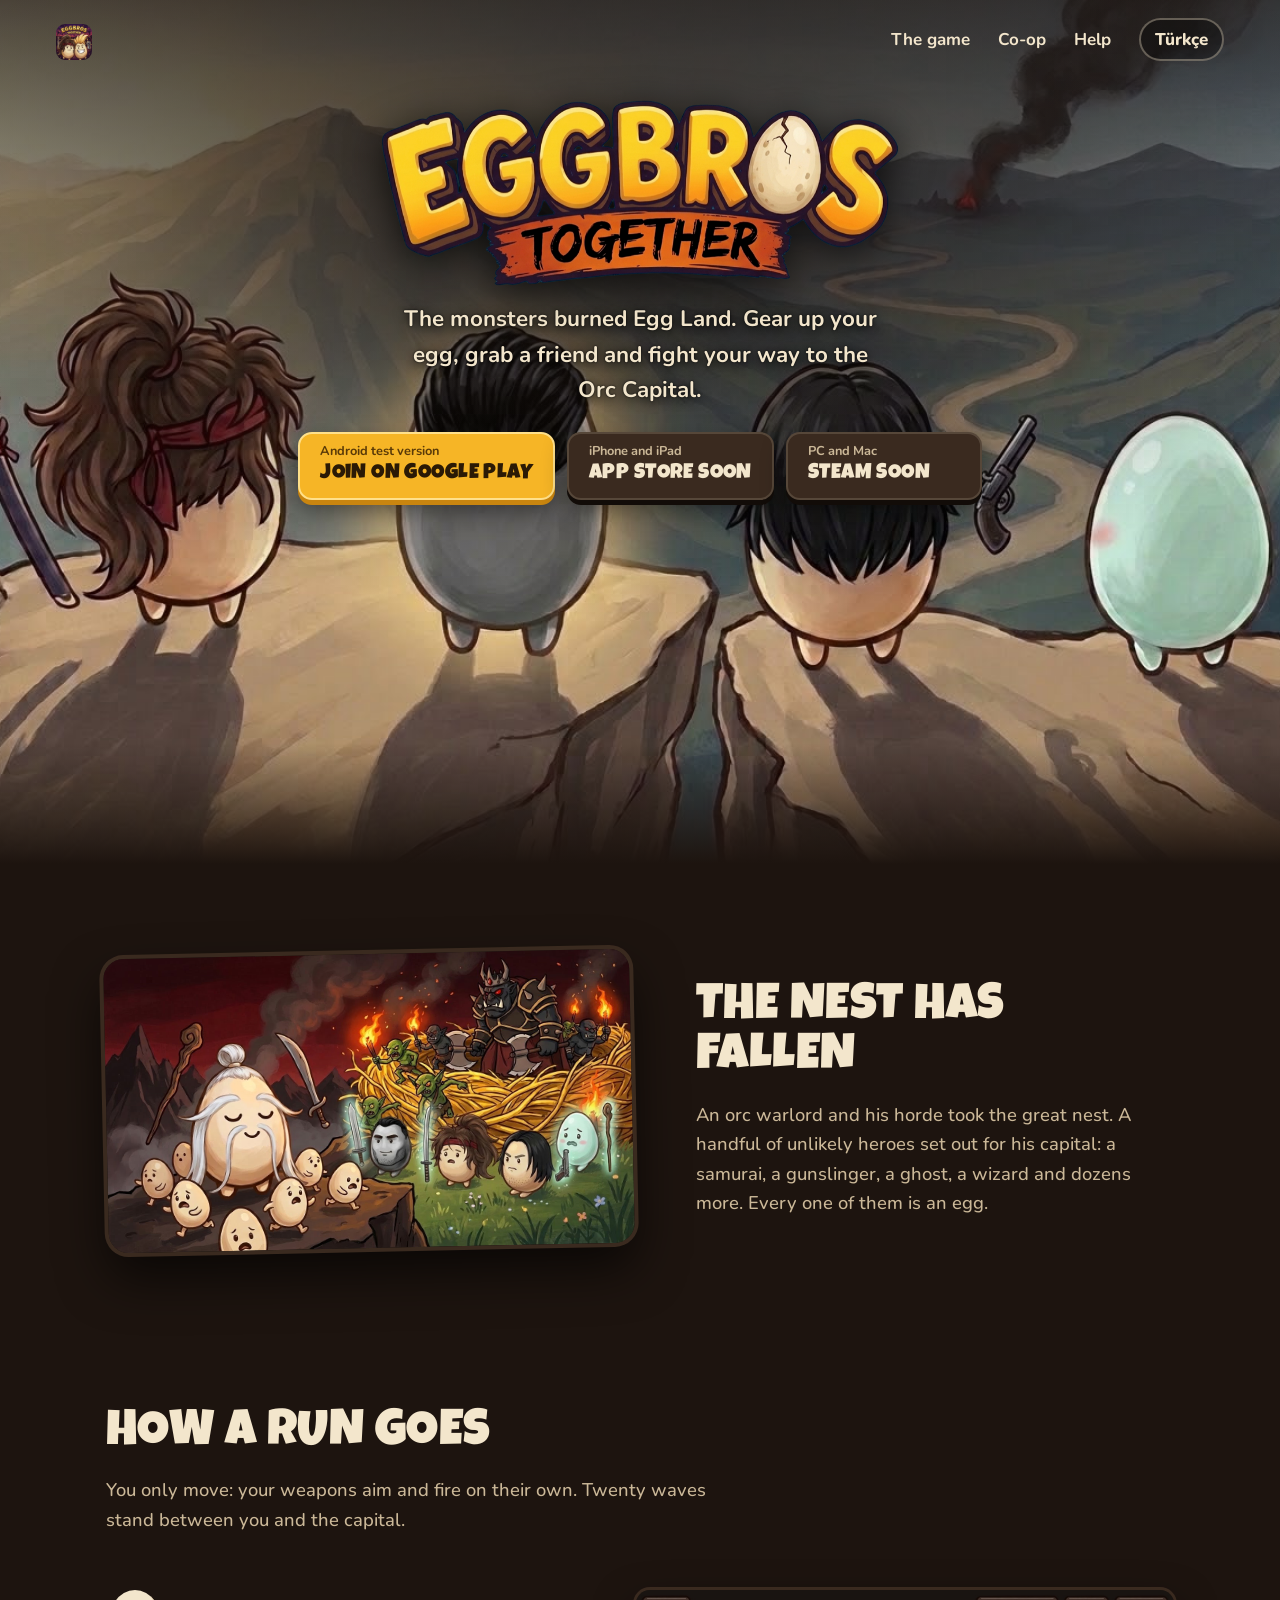
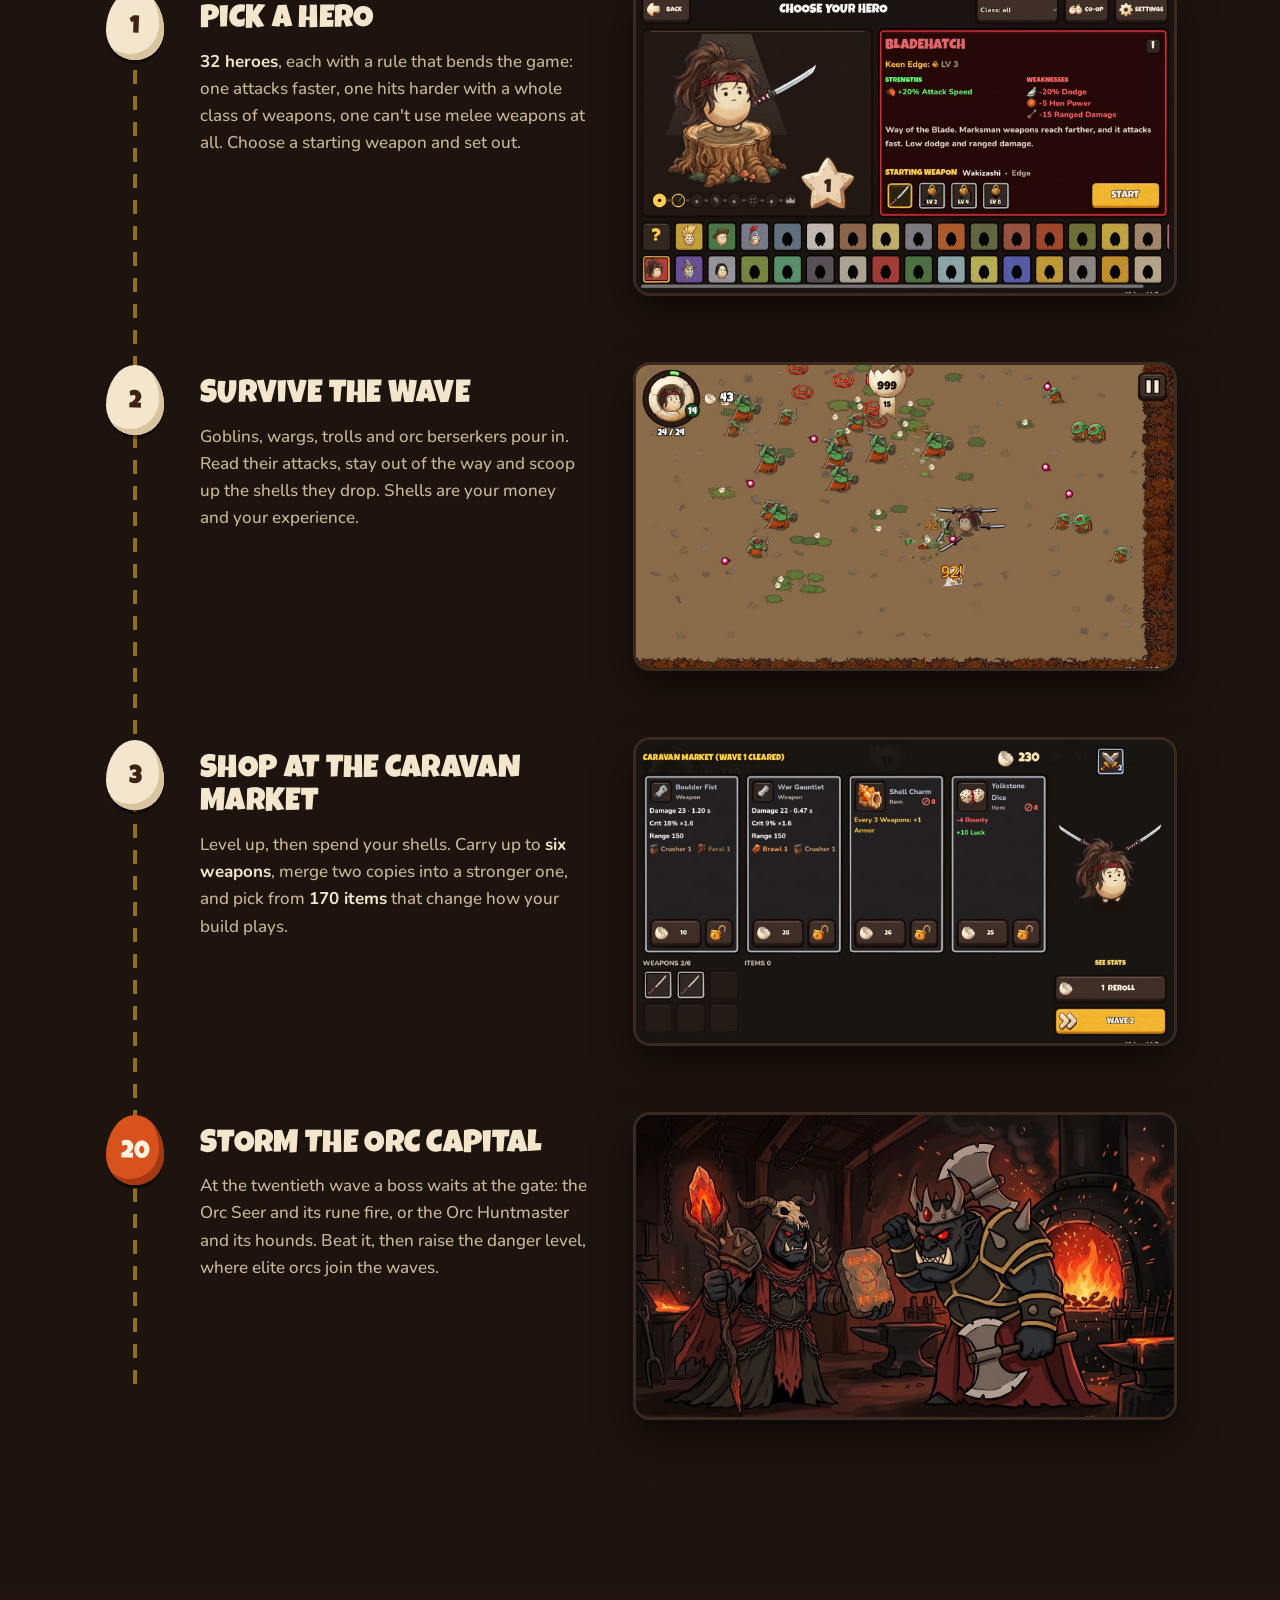
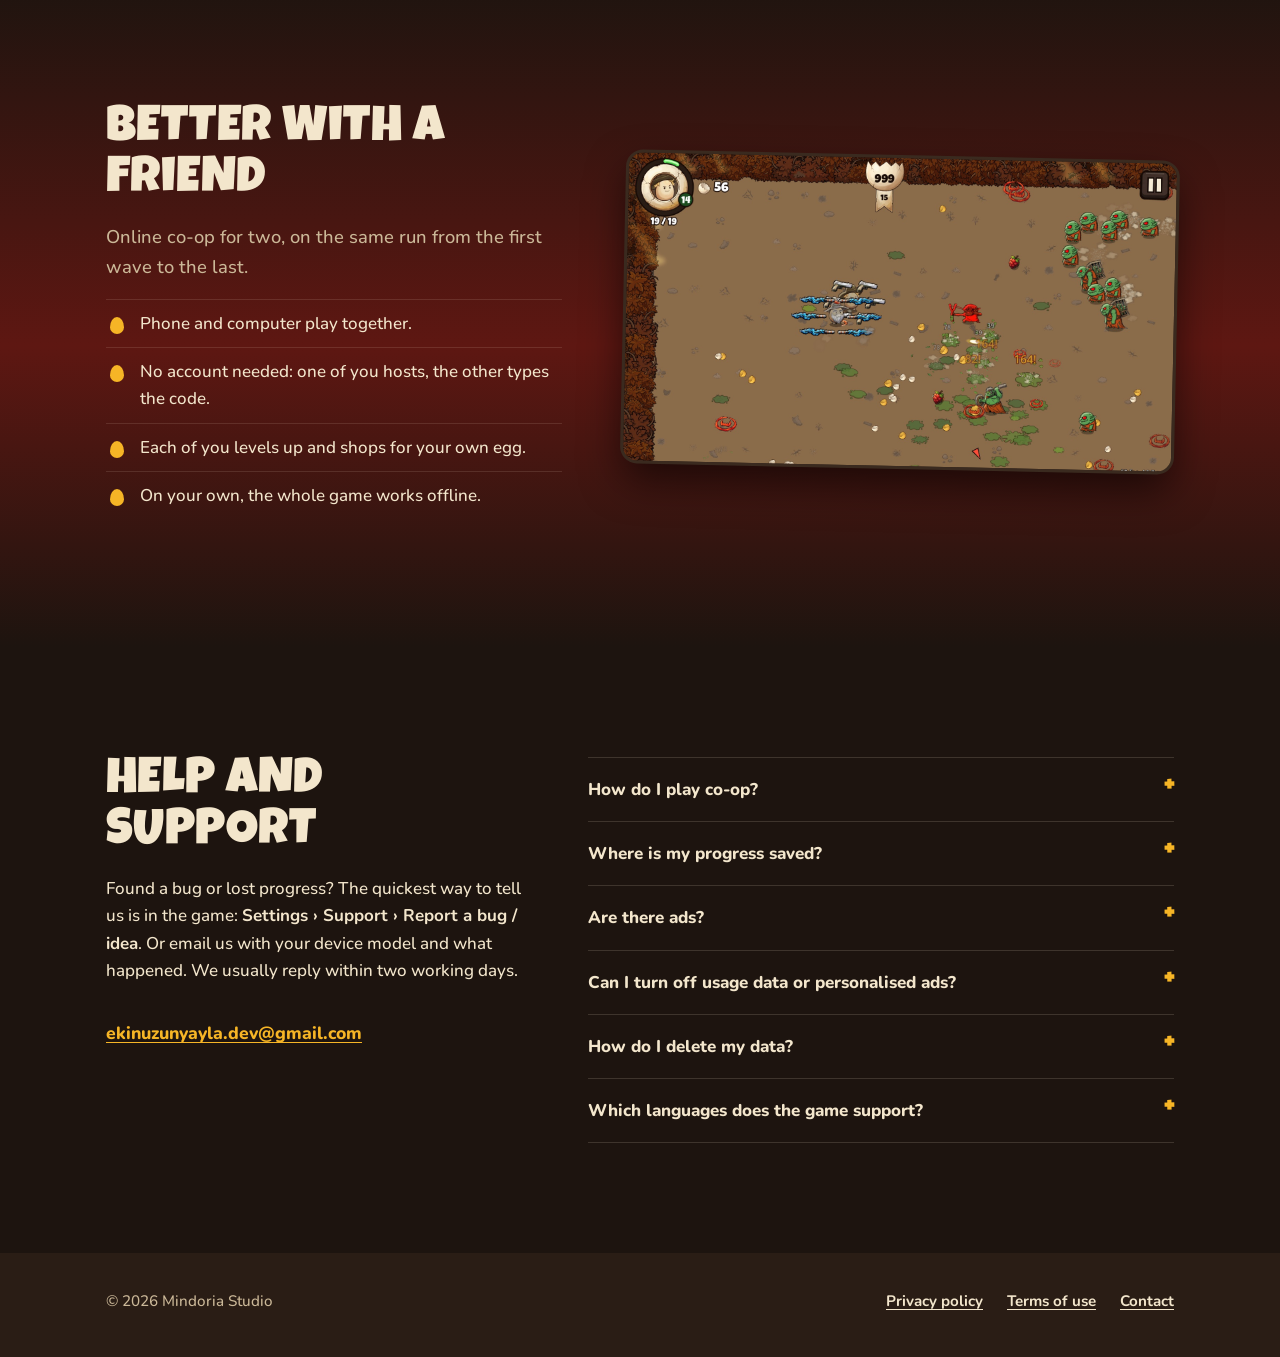
<file: index.html>
<!doctype html>
<html lang="en">
<head>
<meta charset="utf-8">
<meta name="viewport" content="width=device-width, initial-scale=1">
<title>Eggbros Together – co-op arena roguelite</title>
<meta name="title-en" content="Eggbros Together – co-op arena roguelite">
<meta name="title-tr" content="Eggbros Together – co-op arena roguelite oyunu">
<meta name="description" content="Gear up your egg hero, team up with a friend and survive 20 waves of monsters on the march to the Orc Capital. For iPhone, Android, PC and Mac.">
<meta name="theme-color" content="#1d140f">
<meta property="og:type" content="website">
<meta property="og:title" content="Eggbros Together">
<meta property="og:description" content="A co-op arena roguelite: one egg, six weapons, twenty waves, and a friend if you have one.">
<meta property="og:image" content="https://ekinuzunyayla.github.io/eggbrosweb/assets/img/og.jpg">
<meta property="og:url" content="https://ekinuzunyayla.github.io/eggbrosweb/">
<meta name="twitter:card" content="summary_large_image">
<link rel="icon" type="image/png" href="assets/img/favicon.png">
<link rel="apple-touch-icon" href="assets/img/icon-180.png">
<link rel="preload" href="assets/fonts/LuckiestGuy-Regular.ttf" as="font" type="font/ttf" crossorigin>
<link rel="stylesheet" href="assets/site.css">
<script src="assets/lang.js"></script>
</head>
<body>
<a class="skip" href="#main"><span lang="en">Skip to content</span><span lang="tr">İçeriğe geç</span></a>

<header class="bar">
	<a class="bar__home" href="./" aria-label="Eggbros Together"><img src="assets/img/icon-180.png" alt="" width="36" height="36"></a>
	<nav>
		<a class="hide-sm" href="#play"><span lang="en">The game</span><span lang="tr">Oyun</span></a>
		<a class="hide-sm" href="#coop">Co-op</a>
		<a href="#help"><span lang="en">Help</span><span lang="tr">Yardım</span></a>
		<button class="lang" type="button" data-lang-toggle><span lang="en">Türkçe</span><span lang="tr">English</span></button>
	</nav>
</header>

<main id="main">
<section class="hero" aria-labelledby="hero-title">
	<div class="hero__inner">
		<h1 id="hero-title" style="margin:0"><img class="hero__logo" src="assets/img/logo.png" alt="Eggbros Together" width="900" height="326"></h1>
		<p class="hero__pitch">
			<span lang="en">The monsters burned Egg Land. Gear up your egg, grab a friend and fight your way to the Orc Capital.</span>
			<span lang="tr">Canavarlar Yumurta Diyarı'nı yaktı. Yumurtanı donat, bir arkadaşını yanına al ve Ork başkentine kadar savaş.</span>
		</p>
		<div class="stores">
			<a class="store store--live" href="https://play.google.com/apps/testing/com.mindoria.eggbrostogether">
				<small><span lang="en">Android test version</span><span lang="tr">Android test sürümü</span></small>
				<strong><span lang="en">Join on Google Play</span><span lang="tr">Google Play'de katıl</span></strong>
			</a>
			<span class="store">
				<small><span lang="en">iPhone and iPad</span><span lang="tr">iPhone ve iPad</span></small>
				<strong><span lang="en">App Store soon</span><span lang="tr">App Store'da yakında</span></strong>
			</span>
			<span class="store">
				<small><span lang="en">PC and Mac</span><span lang="tr">PC ve Mac</span></small>
				<strong><span lang="en">Steam soon</span><span lang="tr">Steam'de yakında</span></strong>
			</span>
		</div>
	</div>
</section>

<section class="story" aria-labelledby="story-title">
	<div class="wrap story__grid">
		<figure class="story__art" style="margin:0">
			<img src="assets/img/raid.jpg" alt="An old egg sage and a crowd of little eggs face an orc warlord and his goblins, who have taken the great nest." width="1376" height="768" loading="lazy">
		</figure>
		<div>
			<h2 id="story-title" class="h2"><span lang="en">The nest has fallen</span><span lang="tr">Yuva düştü</span></h2>
			<p class="lede">
				<span lang="en">An orc warlord and his horde took the great nest. A handful of unlikely heroes set out for his capital: a samurai, a gunslinger, a ghost, a wizard and dozens more. Every one of them is an egg.</span>
				<span lang="tr">Bir ork savaş lordu ve ordusu büyük yuvayı ele geçirdi. Bir avuç beklenmedik kahraman onun başkentine doğru yola çıkıyor: bir samuray, bir silahşor, bir hayalet, bir büyücü ve onlarca kahraman daha. Hepsi birer yumurta.</span>
			</p>
		</div>
	</div>
</section>

<section class="road" id="play" aria-labelledby="road-title">
	<div class="wrap">
		<div class="road__head">
			<h2 id="road-title" class="h2"><span lang="en">How a run goes</span><span lang="tr">Bir run nasıl geçer</span></h2>
			<p class="lede"><span lang="en">You only move: your weapons aim and fire on their own. Twenty waves stand between you and the capital.</span><span lang="tr">Sen yalnızca hareket edersin, silahların kendisi nişan alıp ateş eder. Seninle başkent arasında yirmi dalga var.</span></p>
		</div>
		<ol>
			<li class="step">
				<span class="step__mark" aria-hidden="true">1</span>
				<div class="step__body">
					<div>
						<h3><span lang="en">Pick a hero</span><span lang="tr">Kahramanını seç</span></h3>
						<p><span lang="en"><strong>32 heroes</strong>, each with a rule that bends the game: one attacks faster, one hits harder with a whole class of weapons, one can't use melee weapons at all. Choose a starting weapon and set out.</span><span lang="tr"><strong>32 kahraman</strong>, her birinin oyunu büken bir kuralı var: biri daha hızlı saldırır, biri bir silah sınıfının hepsiyle daha sert vurur, biri yakın dövüş silahı hiç kullanamaz. Başlangıç silahını seç ve yola çık.</span></p>
					</div>
					<figure class="shot"><img src="assets/img/shot-heroes.jpg" alt="The hero selection screen with Bladehatch, a samurai egg, standing on a tree stump." width="1600" height="900" loading="lazy"></figure>
				</div>
			</li>
			<li class="step">
				<span class="step__mark" aria-hidden="true">2</span>
				<div class="step__body">
					<div>
						<h3><span lang="en">Survive the wave</span><span lang="tr">Dalgadan sağ çık</span></h3>
						<p><span lang="en">Goblins, wargs, trolls and orc berserkers pour in. Read their attacks, stay out of the way and scoop up the shells they drop. Shells are your money and your experience.</span><span lang="tr">Goblinler, warglar, troller ve ork berserkerlar akın eder. Saldırılarını oku, yollarından çekil ve düşürdükleri kabukları topla. Kabuk hem paran hem tecrüben.</span></p>
					</div>
					<figure class="shot"><img src="assets/img/shot-wave.jpg" alt="A samurai egg with floating blades in the middle of a horde of green goblins." width="1600" height="900" loading="lazy"></figure>
				</div>
			</li>
			<li class="step">
				<span class="step__mark" aria-hidden="true">3</span>
				<div class="step__body">
					<div>
						<h3><span lang="en">Shop at the Caravan Market</span><span lang="tr">Kervan Pazarı'nda alışveriş yap</span></h3>
						<p><span lang="en">Level up, then spend your shells. Carry up to <strong>six weapons</strong>, merge two copies into a stronger one, and pick from <strong>170 items</strong> that change how your build plays.</span><span lang="tr">Seviye atla, sonra kabuklarını harca. En fazla <strong>altı silah</strong> taşı, iki kopyayı birleştirip daha güçlüsünü yap ve build'ini değiştiren <strong>170 eşya</strong> arasından seç.</span></p>
					</div>
					<figure class="shot"><img src="assets/img/shot-shop.jpg" alt="The Caravan Market with four offers: two gauntlets, a shell charm and a pair of dice." width="1600" height="900" loading="lazy"></figure>
				</div>
			</li>
			<li class="step step--boss">
				<span class="step__mark" aria-hidden="true">20</span>
				<div class="step__body">
					<div>
						<h3><span lang="en">Storm the Orc Capital</span><span lang="tr">Ork başkentine dal</span></h3>
						<p><span lang="en">At the twentieth wave a boss waits at the gate: the Orc Seer and its rune fire, or the Orc Huntmaster and its hounds. Beat it, then raise the danger level, where elite orcs join the waves.</span><span lang="tr">Yirminci dalgada kapıda bir boss bekler: rün ateşiyle Ork Kâhini ya da tazılarıyla Ork Avcıbaşı. Onu yen, sonra tehlike seviyesini yükselt; orada dalgalara elit orklar da katılır.</span></p>
					</div>
					<figure class="shot"><img src="assets/img/forge.jpg" alt="An orc shaman and an armoured orc warlord plotting in a forge." width="1376" height="768" loading="lazy"></figure>
				</div>
			</li>
		</ol>
	</div>
</section>

<section class="coop" id="coop" aria-labelledby="coop-title">
	<div class="wrap coop__grid">
		<div>
			<h2 id="coop-title" class="h2"><span lang="en">Better with a friend</span><span lang="tr">Arkadaşla daha güzel</span></h2>
			<p class="lede"><span lang="en">Online co-op for two, on the same run from the first wave to the last.</span><span lang="tr">İki kişilik online co-op: ilk dalgadan son dalgaya aynı run'da.</span></p>
			<ul>
				<li><span lang="en">Phone and computer play together.</span><span lang="tr">Telefon ve bilgisayar birlikte oynar.</span></li>
				<li><span lang="en">No account needed: one of you hosts, the other types the code.</span><span lang="tr">Hesap gerekmez: biriniz oyunu kurar, diğeri kodu yazar.</span></li>
				<li><span lang="en">Each of you levels up and shops for your own egg.</span><span lang="tr">Herkes kendi yumurtası için seviye atlar ve alışveriş yapar.</span></li>
				<li><span lang="en">On your own, the whole game works offline.</span><span lang="tr">Tek başına oynarken oyunun tamamı çevrimdışı çalışır.</span></li>
			</ul>
		</div>
		<figure class="shot"><img src="assets/img/shot-coop.jpg" alt="Two eggs fighting back to back in a field of goblins." width="1600" height="900" loading="lazy"></figure>
	</div>
</section>

<section class="help" id="help" aria-labelledby="help-title">
	<div class="wrap help__grid">
		<div>
			<h2 id="help-title" class="h2"><span lang="en">Help and support</span><span lang="tr">Yardım ve destek</span></h2>
			<p><span lang="en">Found a bug or lost progress? The quickest way to tell us is in the game: <strong>Settings › Support › Report a bug / idea</strong>. Or email us with your device model and what happened. We usually reply within two working days.</span><span lang="tr">Bir hata mı buldun, ilerlemen mi kayboldu? Bize en hızlı oyundan ulaşırsın: <strong>Ayarlar › Destek › Hata bildir / Öneri</strong>. Ya da cihaz modelini ve ne olduğunu yazıp e-posta gönder. Genellikle iki iş günü içinde yanıtlarız.</span></p>
			<a class="mail" href="mailto:ekinuzunyayla.dev@gmail.com?subject=Eggbros%20Together">ekinuzunyayla.dev@gmail.com</a>
		</div>
		<div>
			<details>
				<summary><span lang="en">How do I play co-op?</span><span lang="tr">Co-op nasıl oynanır?</span></summary>
				<p><span lang="en">One player taps Co-op, then Host a game, and tells the code to a friend. The friend taps Co-op, enters the code and taps Join. Both of you need an internet connection.</span><span lang="tr">Bir oyuncu Co-op'a, sonra Oyun kur'a basar ve kodu arkadaşına söyler. Arkadaşı Co-op'a girer, kodu yazar ve Katıl'a basar. İkinizin de internete bağlı olması gerekir.</span></p>
			</details>
			<details>
				<summary><span lang="en">Where is my progress saved?</span><span lang="tr">İlerlemem nereye kaydediliyor?</span></summary>
				<p><span lang="en">On your device, between waves, so you can close the game and continue the run later. Uninstalling the game deletes it.</span><span lang="tr">Cihazına, dalga aralarında. Oyunu kapatıp run'a sonra devam edebilirsin. Oyunu silersen kayıt da silinir.</span></p>
			</details>
			<details>
				<summary><span lang="en">Are there ads?</span><span lang="tr">Reklam var mı?</span></summary>
				<p><span lang="en">The free mobile version shows an ad after a run ends: never during play, and not in your first three runs. Once per run you can watch an optional ad to retry the wave you lost. No banners, no ads when the game opens. The PC and Mac version has no ads.</span><span lang="tr">Ücretsiz mobil sürüm run bittikten sonra bir reklam gösterir: oyun sırasında asla, ilk üç run'da hiç. Run başına bir kez, istersen reklam izleyip kaybettiğin dalgayı tekrar deneyebilirsin. Banner ve açılış reklamı yoktur. PC ve Mac sürümünde reklam yoktur.</span></p>
			</details>
			<details>
				<summary><span lang="en">Can I turn off usage data or personalised ads?</span><span lang="tr">Kullanım verisini ya da kişiselleştirilmiş reklamı kapatabilir miyim?</span></summary>
				<p><span lang="en">Yes. Usage data: Settings › Support › Send usage data. Ads: Settings › Support › Privacy options, where your region has one. The <a href="privacy/">privacy policy</a> explains both.</span><span lang="tr">Evet. Kullanım verisi: Ayarlar › Destek › Kullanım verisi gönder. Reklamlar: bölgende varsa Ayarlar › Destek › Gizlilik seçenekleri. İkisini de <a href="privacy/">gizlilik politikası</a> anlatır.</span></p>
			</details>
			<details>
				<summary><span lang="en">How do I delete my data?</span><span lang="tr">Verilerimi nasıl sildiririm?</span></summary>
				<p><span lang="en">See <a href="privacy/#delete">Data retention and deletion</a> in the privacy policy.</span><span lang="tr">Gizlilik politikasındaki <a href="privacy/#delete">Saklama ve silme</a> bölümüne bak.</span></p>
			</details>
			<details>
				<summary><span lang="en">Which languages does the game support?</span><span lang="tr">Oyun hangi dilleri destekliyor?</span></summary>
				<p><span lang="en">English, Turkish and German, with more on the way.</span><span lang="tr">İngilizce, Türkçe ve Almanca; yenileri yolda.</span></p>
			</details>
		</div>
	</div>
</section>
</main>

<footer class="foot">
	<div class="wrap foot__row">
		<p>© 2026 Mindoria Studio</p>
		<nav aria-label="Legal">
			<a href="privacy/"><span lang="en">Privacy policy</span><span lang="tr">Gizlilik politikası</span></a>
			<a href="terms/"><span lang="en">Terms of use</span><span lang="tr">Kullanım koşulları</span></a>
			<a href="mailto:ekinuzunyayla.dev@gmail.com"><span lang="en">Contact</span><span lang="tr">İletişim</span></a>
		</nav>
	</div>
</footer>
</body>
</html>
</file>
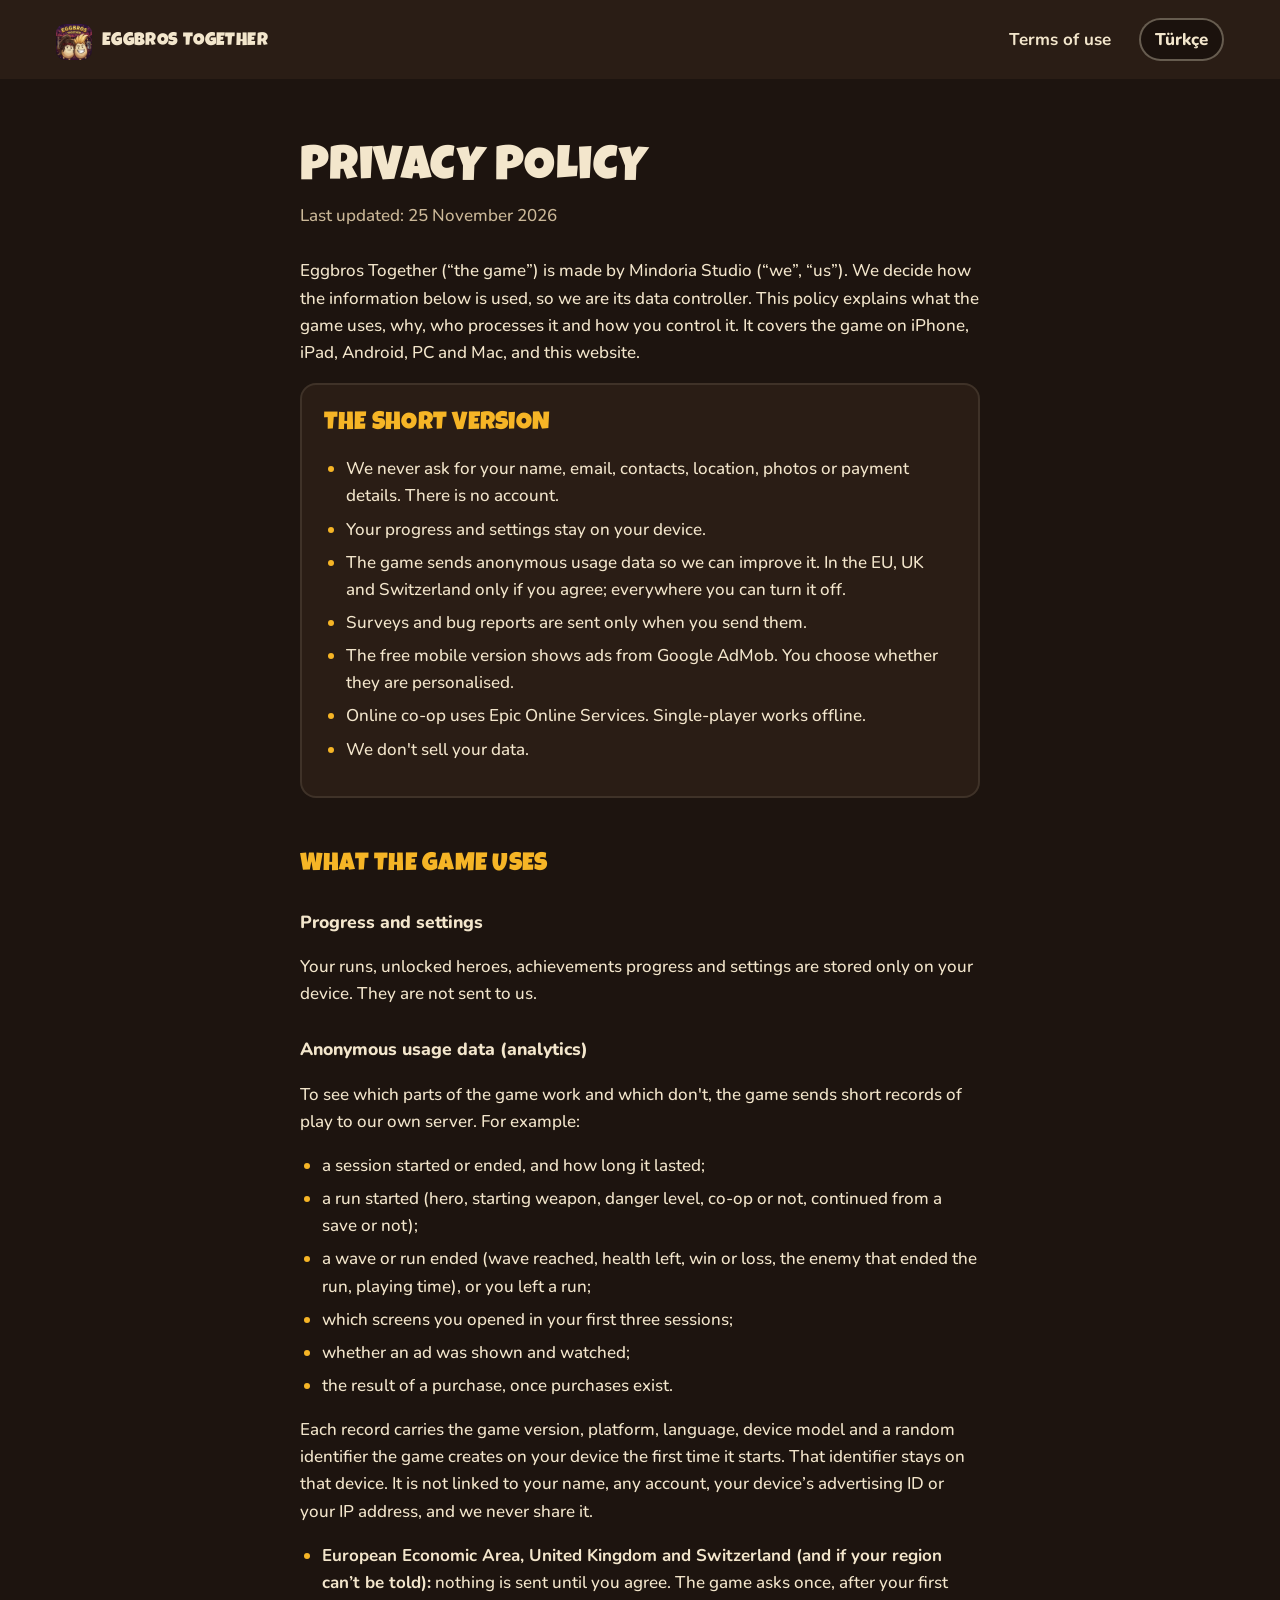
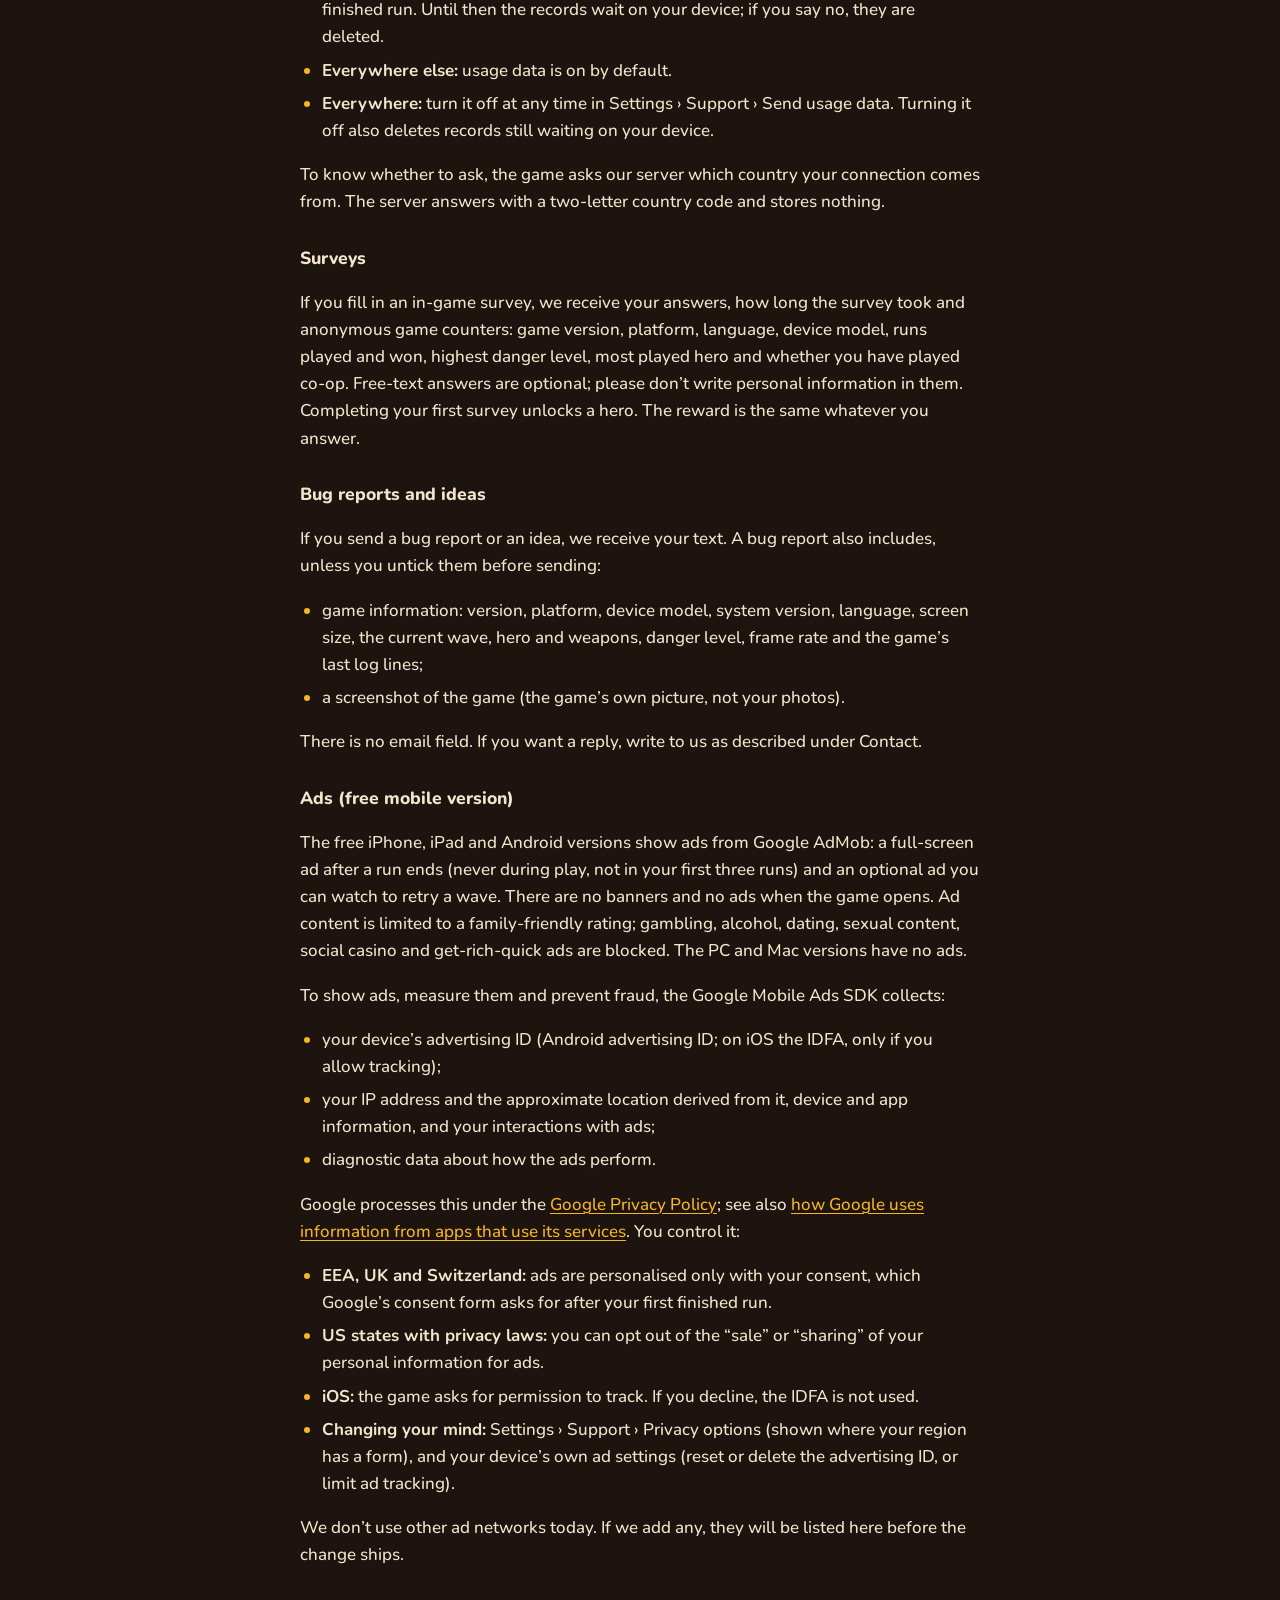
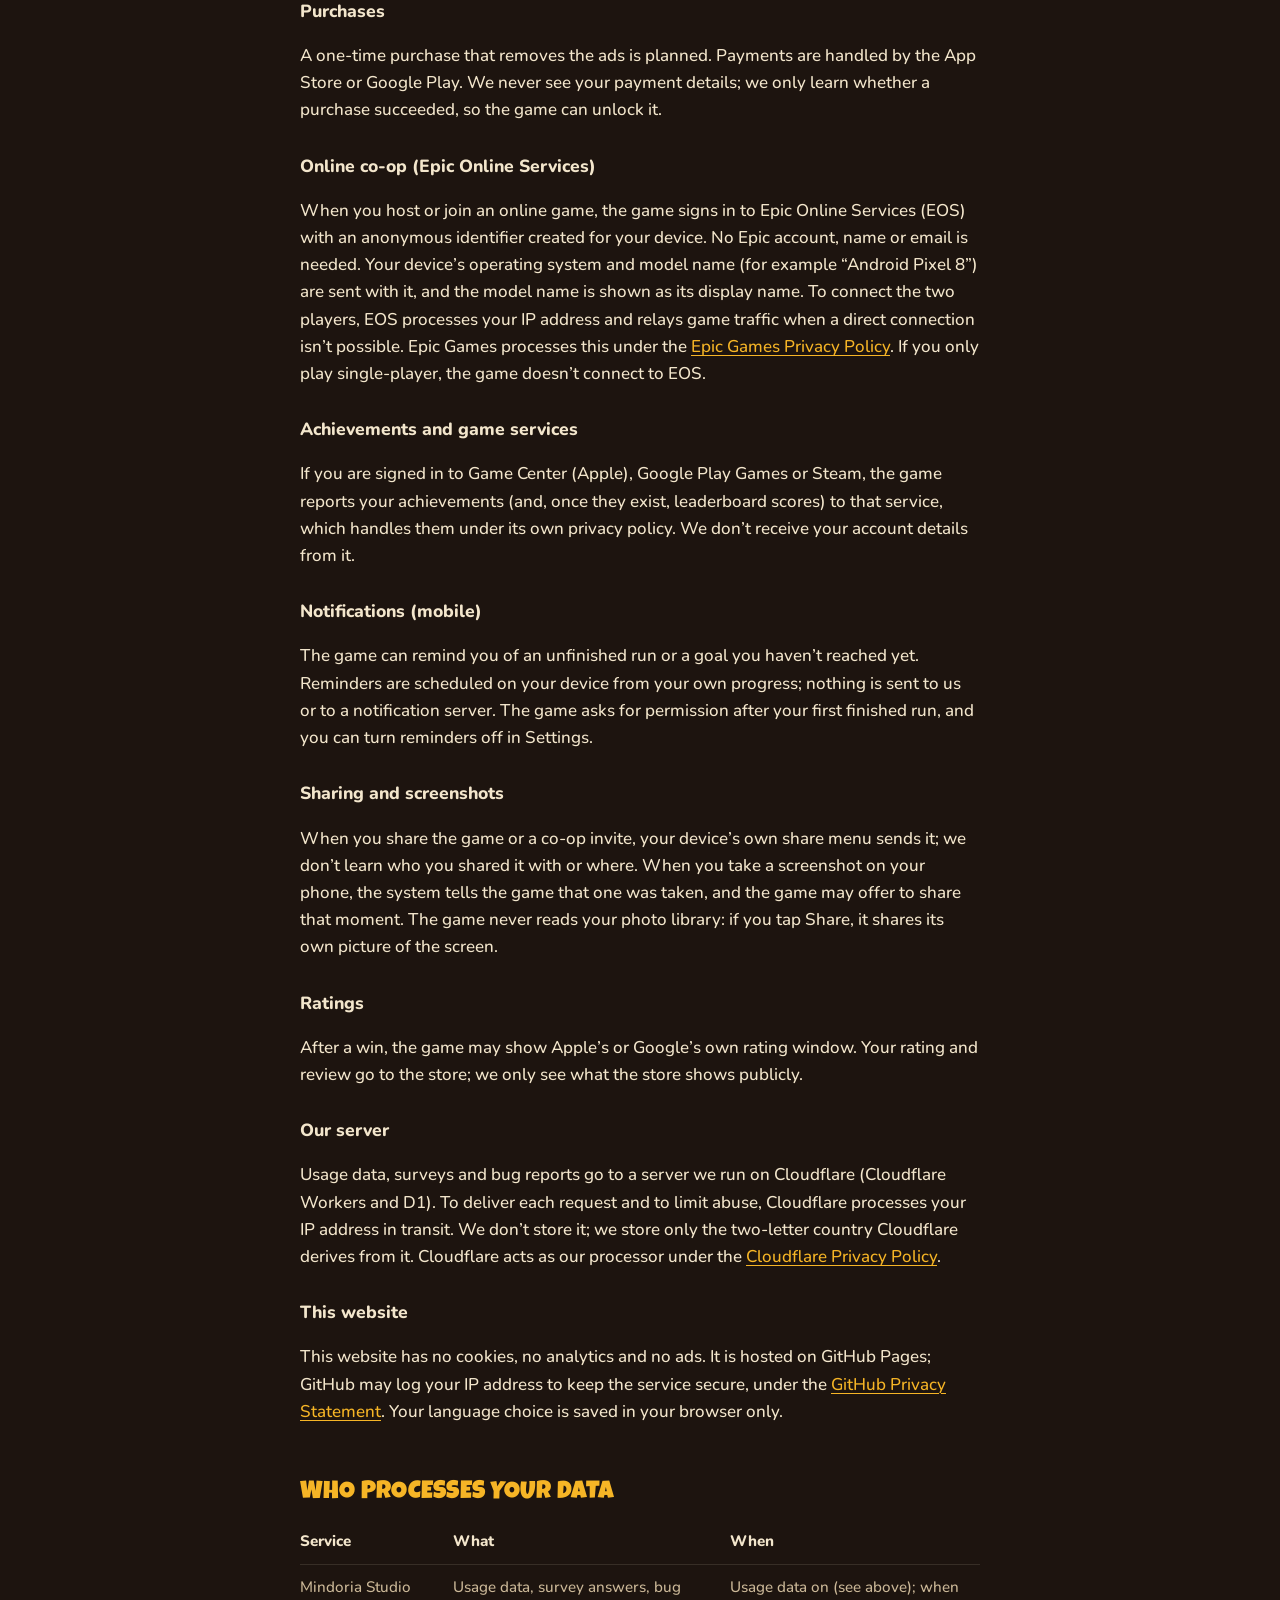
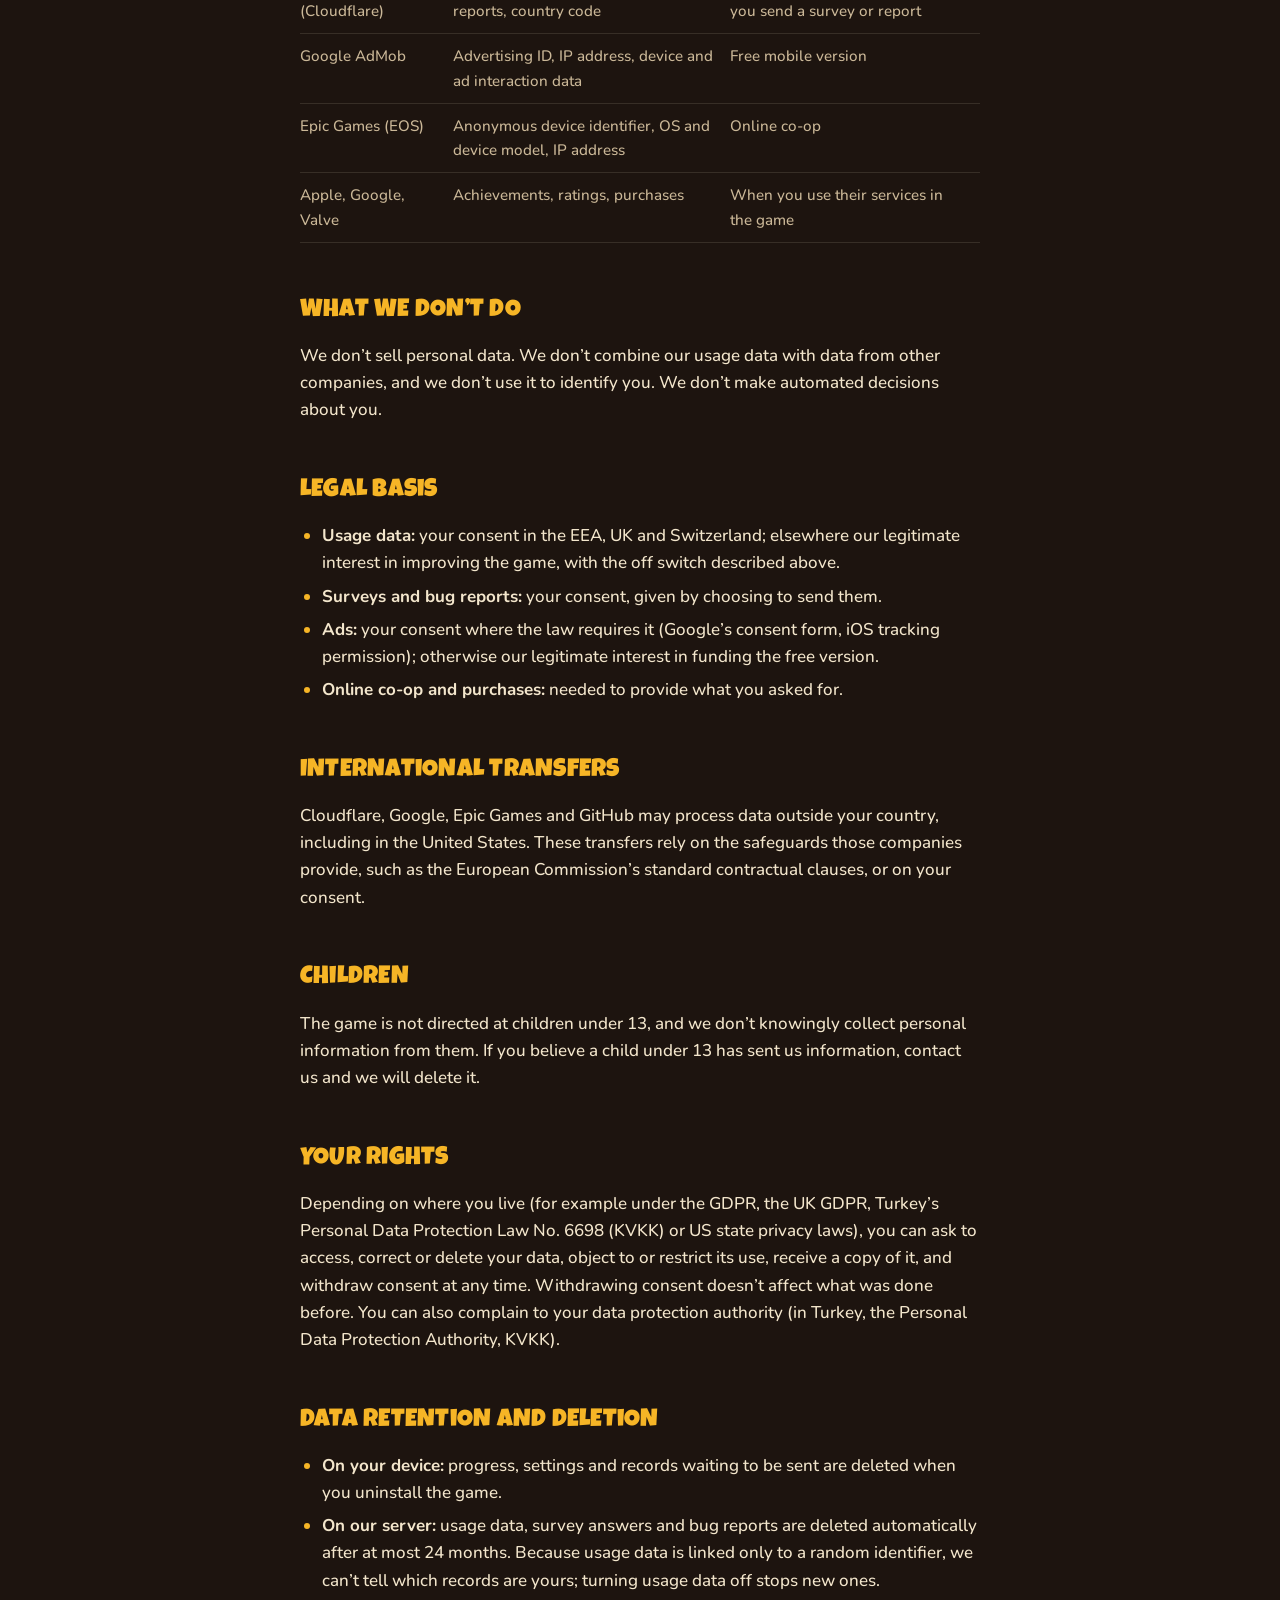
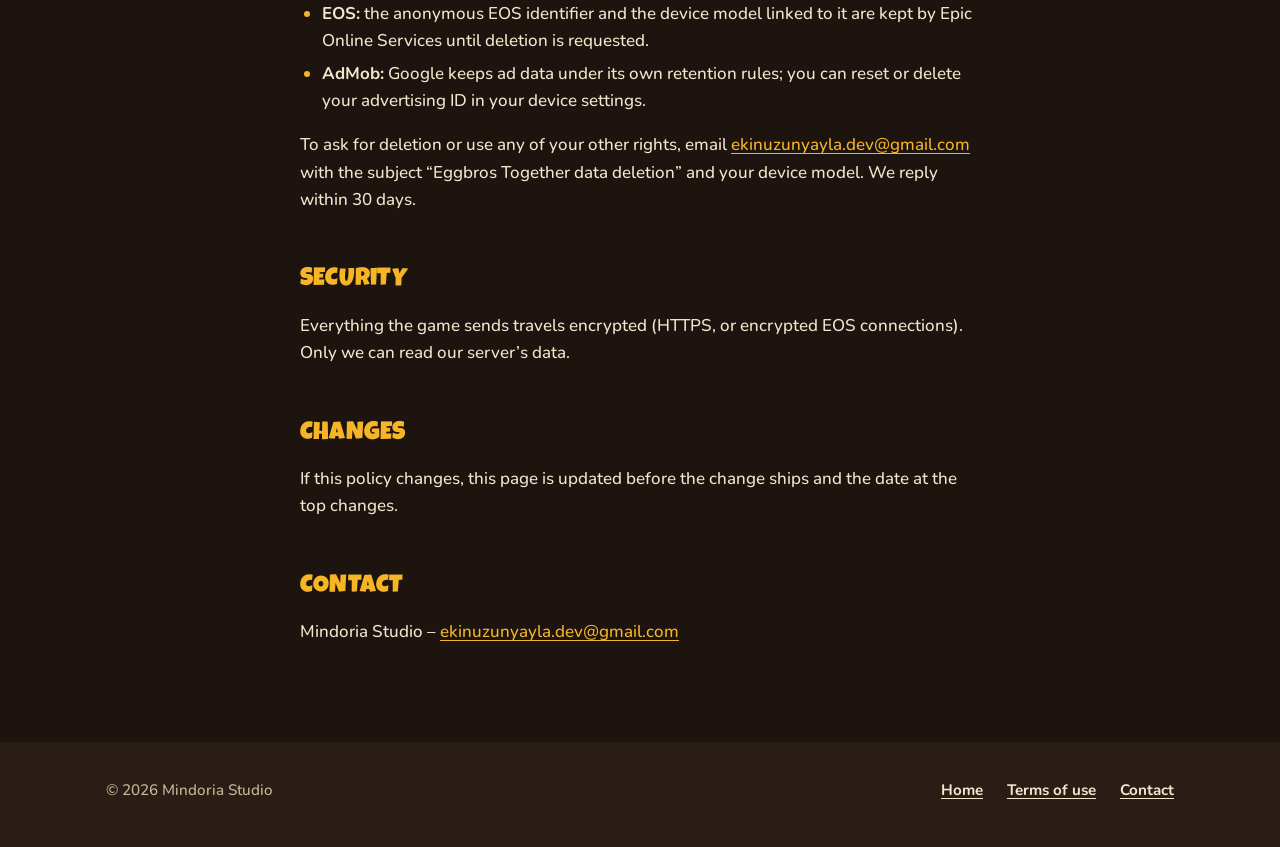
<file: privacy/index.html>
<!doctype html>
<html lang="en">
<head>
<meta charset="utf-8">
<meta name="viewport" content="width=device-width, initial-scale=1">
<title>Privacy policy – Eggbros Together</title>
<meta name="title-en" content="Privacy policy – Eggbros Together">
<meta name="title-tr" content="Gizlilik politikası – Eggbros Together">
<meta name="description" content="What information Eggbros Together uses, why, who processes it and how you control it.">
<meta name="theme-color" content="#2a1d15">
<link rel="icon" type="image/png" href="../assets/img/favicon.png">
<link rel="stylesheet" href="../assets/site.css">
<script src="../assets/lang.js"></script>
</head>
<body>
<a class="skip" href="#main"><span lang="en">Skip to content</span><span lang="tr">İçeriğe geç</span></a>
<header class="bar bar--solid">
	<a class="bar__home" href="../"><img src="../assets/img/icon-180.png" alt="" width="36" height="36">Eggbros Together</a>
	<nav>
		<a class="hide-sm" href="../terms/"><span lang="en">Terms of use</span><span lang="tr">Kullanım koşulları</span></a>
		<button class="lang" type="button" data-lang-toggle><span lang="en">Türkçe</span><span lang="tr">English</span></button>
	</nav>
</header>

<main id="main">
<!-- ============================ ENGLISH ============================ -->
<article class="legal doc" lang="en">
<h1>Privacy policy</h1>
<p class="updated">Last updated: 25 November 2026</p>
<p>Eggbros Together (“the game”) is made by Mindoria Studio (“we”, “us”). We decide how the information below is used, so we are its data controller. This policy explains what the game uses, why, who processes it and how you control it. It covers the game on iPhone, iPad, Android, PC and Mac, and this website.</p>

<section class="summary" aria-labelledby="en-summary">
<h2 id="en-summary">The short version</h2>
<ul>
<li>We never ask for your name, email, contacts, location, photos or payment details. There is no account.</li>
<li>Your progress and settings stay on your device.</li>
<li>The game sends anonymous usage data so we can improve it. In the EU, UK and Switzerland only if you agree; everywhere you can turn it off.</li>
<li>Surveys and bug reports are sent only when you send them.</li>
<li>The free mobile version shows ads from Google AdMob. You choose whether they are personalised.</li>
<li>Online co-op uses Epic Online Services. Single-player works offline.</li>
<li>We don't sell your data.</li>
</ul>
</section>

<h2 id="en-uses">What the game uses</h2>

<h3>Progress and settings</h3>
<p>Your runs, unlocked heroes, achievements progress and settings are stored only on your device. They are not sent to us.</p>

<h3>Anonymous usage data (analytics)</h3>
<p>To see which parts of the game work and which don't, the game sends short records of play to our own server. For example:</p>
<ul>
<li>a session started or ended, and how long it lasted;</li>
<li>a run started (hero, starting weapon, danger level, co-op or not, continued from a save or not);</li>
<li>a wave or run ended (wave reached, health left, win or loss, the enemy that ended the run, playing time), or you left a run;</li>
<li>which screens you opened in your first three sessions;</li>
<li>whether an ad was shown and watched;</li>
<li>the result of a purchase, once purchases exist.</li>
</ul>
<p>Each record carries the game version, platform, language, device model and a random identifier the game creates on your device the first time it starts. That identifier stays on that device. It is not linked to your name, any account, your device’s advertising ID or your IP address, and we never share it.</p>
<ul>
<li><strong>European Economic Area, United Kingdom and Switzerland (and if your region can’t be told):</strong> nothing is sent until you agree. The game asks once, after your first finished run. Until then the records wait on your device; if you say no, they are deleted.</li>
<li><strong>Everywhere else:</strong> usage data is on by default.</li>
<li><strong>Everywhere:</strong> turn it off at any time in Settings › Support › Send usage data. Turning it off also deletes records still waiting on your device.</li>
</ul>
<p>To know whether to ask, the game asks our server which country your connection comes from. The server answers with a two-letter country code and stores nothing.</p>

<h3>Surveys</h3>
<p>If you fill in an in-game survey, we receive your answers, how long the survey took and anonymous game counters: game version, platform, language, device model, runs played and won, highest danger level, most played hero and whether you have played co-op. Free-text answers are optional; please don’t write personal information in them. Completing your first survey unlocks a hero. The reward is the same whatever you answer.</p>

<h3>Bug reports and ideas</h3>
<p>If you send a bug report or an idea, we receive your text. A bug report also includes, unless you untick them before sending:</p>
<ul>
<li>game information: version, platform, device model, system version, language, screen size, the current wave, hero and weapons, danger level, frame rate and the game’s last log lines;</li>
<li>a screenshot of the game (the game’s own picture, not your photos).</li>
</ul>
<p>There is no email field. If you want a reply, write to us as described under Contact.</p>

<h3>Ads (free mobile version)</h3>
<p>The free iPhone, iPad and Android versions show ads from Google AdMob: a full-screen ad after a run ends (never during play, not in your first three runs) and an optional ad you can watch to retry a wave. There are no banners and no ads when the game opens. Ad content is limited to a family-friendly rating; gambling, alcohol, dating, sexual content, social casino and get-rich-quick ads are blocked. The PC and Mac versions have no ads.</p>
<p>To show ads, measure them and prevent fraud, the Google Mobile Ads SDK collects:</p>
<ul>
<li>your device’s advertising ID (Android advertising ID; on iOS the IDFA, only if you allow tracking);</li>
<li>your IP address and the approximate location derived from it, device and app information, and your interactions with ads;</li>
<li>diagnostic data about how the ads perform.</li>
</ul>
<p>Google processes this under the <a href="https://policies.google.com/privacy">Google Privacy Policy</a>; see also <a href="https://policies.google.com/technologies/partner-sites">how Google uses information from apps that use its services</a>. You control it:</p>
<ul>
<li><strong>EEA, UK and Switzerland:</strong> ads are personalised only with your consent, which Google’s consent form asks for after your first finished run.</li>
<li><strong>US states with privacy laws:</strong> you can opt out of the “sale” or “sharing” of your personal information for ads.</li>
<li><strong>iOS:</strong> the game asks for permission to track. If you decline, the IDFA is not used.</li>
<li><strong>Changing your mind:</strong> Settings › Support › Privacy options (shown where your region has a form), and your device’s own ad settings (reset or delete the advertising ID, or limit ad tracking).</li>
</ul>
<p>We don’t use other ad networks today. If we add any, they will be listed here before the change ships.</p>

<h3>Purchases</h3>
<p>A one-time purchase that removes the ads is planned. Payments are handled by the App Store or Google Play. We never see your payment details; we only learn whether a purchase succeeded, so the game can unlock it.</p>

<h3>Online co-op (Epic Online Services)</h3>
<p>When you host or join an online game, the game signs in to Epic Online Services (EOS) with an anonymous identifier created for your device. No Epic account, name or email is needed. Your device’s operating system and model name (for example “Android Pixel 8”) are sent with it, and the model name is shown as its display name. To connect the two players, EOS processes your IP address and relays game traffic when a direct connection isn’t possible. Epic Games processes this under the <a href="https://www.epicgames.com/site/privacypolicy">Epic Games Privacy Policy</a>. If you only play single-player, the game doesn’t connect to EOS.</p>

<h3>Achievements and game services</h3>
<p>If you are signed in to Game Center (Apple), Google Play Games or Steam, the game reports your achievements (and, once they exist, leaderboard scores) to that service, which handles them under its own privacy policy. We don’t receive your account details from it.</p>

<h3>Notifications (mobile)</h3>
<p>The game can remind you of an unfinished run or a goal you haven’t reached yet. Reminders are scheduled on your device from your own progress; nothing is sent to us or to a notification server. The game asks for permission after your first finished run, and you can turn reminders off in Settings.</p>

<h3>Sharing and screenshots</h3>
<p>When you share the game or a co-op invite, your device’s own share menu sends it; we don’t learn who you shared it with or where. When you take a screenshot on your phone, the system tells the game that one was taken, and the game may offer to share that moment. The game never reads your photo library: if you tap Share, it shares its own picture of the screen.</p>

<h3>Ratings</h3>
<p>After a win, the game may show Apple’s or Google’s own rating window. Your rating and review go to the store; we only see what the store shows publicly.</p>

<h3 id="en-server">Our server</h3>
<p>Usage data, surveys and bug reports go to a server we run on Cloudflare (Cloudflare Workers and D1). To deliver each request and to limit abuse, Cloudflare processes your IP address in transit. We don’t store it; we store only the two-letter country Cloudflare derives from it. Cloudflare acts as our processor under the <a href="https://www.cloudflare.com/privacypolicy/">Cloudflare Privacy Policy</a>.</p>

<h3>This website</h3>
<p>This website has no cookies, no analytics and no ads. It is hosted on GitHub Pages; GitHub may log your IP address to keep the service secure, under the <a href="https://docs.github.com/site-policy/privacy-policies/github-general-privacy-statement">GitHub Privacy Statement</a>. Your language choice is saved in your browser only.</p>

<h2>Who processes your data</h2>
<table>
<thead><tr><th>Service</th><th>What</th><th>When</th></tr></thead>
<tbody>
<tr><td>Mindoria Studio (Cloudflare)</td><td>Usage data, survey answers, bug reports, country code</td><td>Usage data on (see above); when you send a survey or report</td></tr>
<tr><td>Google AdMob</td><td>Advertising ID, IP address, device and ad interaction data</td><td>Free mobile version</td></tr>
<tr><td>Epic Games (EOS)</td><td>Anonymous device identifier, OS and device model, IP address</td><td>Online co-op</td></tr>
<tr><td>Apple, Google, Valve</td><td>Achievements, ratings, purchases</td><td>When you use their services in the game</td></tr>
</tbody>
</table>

<h2>What we don’t do</h2>
<p>We don’t sell personal data. We don’t combine our usage data with data from other companies, and we don’t use it to identify you. We don’t make automated decisions about you.</p>

<h2>Legal basis</h2>
<ul>
<li><strong>Usage data:</strong> your consent in the EEA, UK and Switzerland; elsewhere our legitimate interest in improving the game, with the off switch described above.</li>
<li><strong>Surveys and bug reports:</strong> your consent, given by choosing to send them.</li>
<li><strong>Ads:</strong> your consent where the law requires it (Google’s consent form, iOS tracking permission); otherwise our legitimate interest in funding the free version.</li>
<li><strong>Online co-op and purchases:</strong> needed to provide what you asked for.</li>
</ul>

<h2>International transfers</h2>
<p>Cloudflare, Google, Epic Games and GitHub may process data outside your country, including in the United States. These transfers rely on the safeguards those companies provide, such as the European Commission’s standard contractual clauses, or on your consent.</p>

<h2>Children</h2>
<p>The game is not directed at children under 13, and we don’t knowingly collect personal information from them. If you believe a child under 13 has sent us information, contact us and we will delete it.</p>

<h2>Your rights</h2>
<p>Depending on where you live (for example under the GDPR, the UK GDPR, Turkey’s Personal Data Protection Law No. 6698 (KVKK) or US state privacy laws), you can ask to access, correct or delete your data, object to or restrict its use, receive a copy of it, and withdraw consent at any time. Withdrawing consent doesn’t affect what was done before. You can also complain to your data protection authority (in Turkey, the Personal Data Protection Authority, KVKK).</p>

<h2 id="delete" data-anchor="delete">Data retention and deletion</h2>
<ul>
<li><strong>On your device:</strong> progress, settings and records waiting to be sent are deleted when you uninstall the game.</li>
<li><strong>On our server:</strong> usage data, survey answers and bug reports are deleted automatically after at most 24 months. Because usage data is linked only to a random identifier, we can’t tell which records are yours; turning usage data off stops new ones.</li>
<li><strong>EOS:</strong> the anonymous EOS identifier and the device model linked to it are kept by Epic Online Services until deletion is requested.</li>
<li><strong>AdMob:</strong> Google keeps ad data under its own retention rules; you can reset or delete your advertising ID in your device settings.</li>
</ul>
<p>To ask for deletion or use any of your other rights, email <a href="mailto:ekinuzunyayla.dev@gmail.com?subject=Eggbros%20Together%20data%20deletion">ekinuzunyayla.dev@gmail.com</a> with the subject “Eggbros Together data deletion” and your device model. We reply within 30 days.</p>

<h2>Security</h2>
<p>Everything the game sends travels encrypted (HTTPS, or encrypted EOS connections). Only we can read our server’s data.</p>

<h2>Changes</h2>
<p>If this policy changes, this page is updated before the change ships and the date at the top changes.</p>

<h2>Contact</h2>
<p>Mindoria Studio – <a href="mailto:ekinuzunyayla.dev@gmail.com">ekinuzunyayla.dev@gmail.com</a></p>
</article>

<!-- ============================ TÜRKÇE ============================ -->
<article class="legal doc" lang="tr">
<h1>Gizlilik politikası</h1>
<p class="updated">Son güncelleme: 25 Kasım 2026</p>
<p>Eggbros Together’ı (“oyun”) Mindoria Studio (“biz”) geliştirir. Aşağıdaki bilgilerin nasıl kullanılacağına biz karar veririz, yani veri sorumlusu biziz. Bu politika oyunun hangi bilgileri neden kullandığını, kimin işlediğini ve bunları nasıl kontrol edebileceğinizi açıklar. iPhone, iPad, Android, PC ve Mac sürümlerini ve bu web sitesini kapsar.</p>

<section class="summary" aria-labelledby="tr-summary">
<h2 id="tr-summary">Kısaca</h2>
<ul>
<li>Adınızı, e-postanızı, kişilerinizi, konumunuzu, fotoğraflarınızı ya da ödeme bilgilerinizi hiçbir zaman istemeyiz. Hesap yoktur.</li>
<li>İlerlemeniz ve ayarlarınız cihazınızda kalır.</li>
<li>Oyun, geliştirebilmemiz için adsız kullanım verisi gönderir. AB, Birleşik Krallık ve İsviçre’de yalnızca onay verirseniz; her yerde kapatabilirsiniz.</li>
<li>Anketler ve hata bildirimleri yalnızca siz gönderdiğinizde gider.</li>
<li>Ücretsiz mobil sürüm Google AdMob reklamları gösterir. Kişiselleştirilip kişiselleştirilmeyeceğini siz seçersiniz.</li>
<li>Online co-op Epic Online Services kullanır. Tek oyunculu mod çevrimdışı çalışır.</li>
<li>Verilerinizi satmayız.</li>
</ul>
</section>

<h2>Oyunun kullandığı bilgiler</h2>

<h3>İlerleme ve ayarlar</h3>
<p>Run’larınız, açtığınız kahramanlar, başarım ilerlemeniz ve ayarlarınız yalnızca cihazınızda saklanır, bize gönderilmez.</p>

<h3>Adsız kullanım verisi (analitik)</h3>
<p>Oyunun hangi bölümlerinin işlediğini görmek için oyun, kendi sunucumuza kısa oyun kayıtları gönderir. Örneğin:</p>
<ul>
<li>bir oturumun başlaması ya da bitmesi ve ne kadar sürdüğü;</li>
<li>bir run’ın başlaması (kahraman, başlangıç silahı, tehlike seviyesi, co-op olup olmadığı, kayıttan devam edilip edilmediği);</li>
<li>bir dalganın ya da run’ın bitmesi (ulaşılan dalga, kalan can, zafer ya da yenilgi, run’ı bitiren düşman, oyun süresi) ya da run’dan ayrılmanız;</li>
<li>ilk üç oturumunuzda açtığınız ekranlar;</li>
<li>bir reklamın gösterilip izlenip izlenmediği;</li>
<li>satın almalar geldiğinde, bir satın almanın sonucu.</li>
</ul>
<p>Her kayıt oyun sürümünü, platformu, dili, cihaz modelini ve oyunun ilk açılışta cihazınızda ürettiği rastgele bir kimliği taşır. Bu kimlik o cihazda kalır. Adınıza, herhangi bir hesaba, cihazınızın reklam kimliğine ya da IP adresinize bağlı değildir ve kimseyle paylaşılmaz.</p>
<ul>
<li><strong>Avrupa Ekonomik Alanı, Birleşik Krallık ve İsviçre (ve bölgeniz anlaşılamazsa):</strong> siz onay verene kadar hiçbir şey gönderilmez. Oyun ilk bitmiş run’ınızdan sonra bir kez sorar. O zamana kadar kayıtlar cihazınızda bekler; “hayır” derseniz silinir.</li>
<li><strong>Diğer bölgeler:</strong> kullanım verisi varsayılan olarak açıktır.</li>
<li><strong>Her yerde:</strong> Ayarlar › Destek › Kullanım verisi gönder ile istediğiniz zaman kapatabilirsiniz. Kapatınca cihazınızda bekleyen kayıtlar da silinir.</li>
</ul>
<p>Onay sorulup sorulmayacağını bilmek için oyun, bağlantınızın hangi ülkeden geldiğini sunucumuza sorar. Sunucu iki harfli bir ülke koduyla cevap verir ve hiçbir şey saklamaz.</p>

<h3>Anketler</h3>
<p>Oyun içi bir anketi doldurursanız şunları alırız: cevaplarınız, anketin ne kadar sürdüğü ve adsız oyun sayaçları (oyun sürümü, platform, dil, cihaz modeli, oynanan ve kazanılan run sayısı, en yüksek tehlike seviyesi, en çok oynanan kahraman, co-op oynayıp oynamadığınız). Serbest metin isteğe bağlıdır; lütfen buraya kişisel bilgi yazmayın. İlk anketi tamamlamak bir kahramanın kilidini açar. Ödül, verdiğiniz cevaplara göre değişmez.</p>

<h3>Hata bildirimleri ve öneriler</h3>
<p>Bir hata bildirimi ya da öneri gönderirseniz metninizi alırız. Hata bildirimi, göndermeden önce işaretini kaldırmadığınız sürece şunları da içerir:</p>
<ul>
<li>oyun bilgileri: sürüm, platform, cihaz modeli, sistem sürümü, dil, ekran boyutu, o anki dalga, kahraman ve silahlar, tehlike seviyesi, kare hızı ve oyunun son log satırları;</li>
<li>oyunun bir ekran görüntüsü (oyunun kendi görüntüsü, fotoğraflarınız değil).</li>
</ul>
<p>E-posta alanı yoktur. Cevap almak isterseniz İletişim bölümündeki adrese yazın.</p>

<h3>Reklamlar (ücretsiz mobil sürüm)</h3>
<p>Ücretsiz iPhone, iPad ve Android sürümleri Google AdMob reklamları gösterir: run bittikten sonra tam ekran bir reklam (oyun sırasında asla, ilk üç run’da hiç) ve bir dalgayı tekrar denemek için isteğe bağlı izlenen bir reklam. Banner ve açılış reklamı yoktur. Reklam içeriği aile dostu bir sınırla kısıtlıdır; kumar, alkol, flört, cinsel içerik, sosyal kumarhane ve “çabuk zengin ol” reklamları engellenir. PC ve Mac sürümlerinde reklam yoktur.</p>
<p>Reklam göstermek, ölçmek ve sahtekârlığı önlemek için Google Mobile Ads SDK şunları toplar:</p>
<ul>
<li>cihazınızın reklam kimliği (Android reklam kimliği; iOS’ta IDFA, yalnızca izleme izni verirseniz);</li>
<li>IP adresiniz ve ondan çıkarılan yaklaşık konum, cihaz ve uygulama bilgileri ve reklamlarla etkileşimleriniz;</li>
<li>reklamların çalışmasıyla ilgili tanılama verileri.</li>
</ul>
<p>Google bu verileri <a href="https://policies.google.com/privacy?hl=tr">Google Gizlilik Politikası</a> kapsamında işler; ayrıca bkz. <a href="https://policies.google.com/technologies/partner-sites?hl=tr">Google’ın, hizmetlerini kullanan uygulamalardaki bilgileri nasıl kullandığı</a>. Kontrol sizdedir:</p>
<ul>
<li><strong>AEA, Birleşik Krallık ve İsviçre:</strong> reklamlar yalnızca onayınızla kişiselleştirilir. Onayı ilk bitmiş run’ınızdan sonra Google’ın onay formu ister.</li>
<li><strong>Gizlilik yasası olan ABD eyaletleri:</strong> kişisel bilgilerinizin reklam için “satılmasını” ya da “paylaşılmasını” reddedebilirsiniz.</li>
<li><strong>iOS:</strong> oyun izleme izni ister. Reddederseniz IDFA kullanılmaz.</li>
<li><strong>Fikrinizi değiştirmek:</strong> Ayarlar › Destek › Gizlilik seçenekleri (bölgenizde bir form varsa görünür) ve cihazınızın kendi reklam ayarları (reklam kimliğini sıfırlama ya da silme, reklam izlemeyi sınırlama).</li>
</ul>
<p>Bugün başka reklam ağı kullanmıyoruz. Eklersek, değişiklik yayınlanmadan önce burada listelenir.</p>

<h3>Satın almalar</h3>
<p>Reklamları kaldıran tek seferlik bir satın alım planlanıyor. Ödemeleri App Store ya da Google Play yürütür. Ödeme bilgilerinizi hiçbir zaman görmeyiz; oyunun kilidi açabilmesi için yalnızca satın almanın başarılı olup olmadığını öğreniriz.</p>

<h3>Online co-op (Epic Online Services)</h3>
<p>Online bir oyun kurduğunuzda ya da katıldığınızda oyun, cihazınız için oluşturulan anonim bir kimlikle Epic Online Services’e (EOS) bağlanır. Epic hesabı, ad ya da e-posta gerekmez. Kimlikle birlikte cihazınızın işletim sistemi ve model adı (ör. “Android Pixel 8”) gönderilir, model adı görünen ad olarak kullanılır. İki oyuncuyu bağlamak için EOS IP adresinizi işler ve doğrudan bağlantı kurulamazsa oyun trafiğini aktarır. Epic Games bunları <a href="https://www.epicgames.com/site/tr/privacypolicy">Epic Games Gizlilik Politikası</a> kapsamında işler. Yalnızca tek oyunculu oynarsanız oyun EOS’a bağlanmaz.</p>

<h3>Başarımlar ve oyun servisleri</h3>
<p>Game Center (Apple), Google Play Games ya da Steam’e giriş yaptıysanız oyun başarımlarınızı (ve skor tabloları geldiğinde skorlarınızı) o servise bildirir; servis bunları kendi gizlilik politikasıyla işler. Hesap bilgilerinizi o servisten almayız.</p>

<h3>Bildirimler (mobil)</h3>
<p>Oyun size yarım kalmış bir run’ı ya da henüz ulaşmadığınız bir hedefi hatırlatabilir. Hatırlatmalar kendi ilerlemenizden yola çıkarak cihazınızda kurulur; bize ya da bir bildirim sunucusuna hiçbir şey gönderilmez. Oyun izni ilk bitmiş run’ınızdan sonra ister, hatırlatmaları Ayarlar’dan kapatabilirsiniz.</p>

<h3>Paylaşım ve ekran görüntüleri</h3>
<p>Oyunu ya da bir co-op davetini paylaştığınızda gönderimi cihazınızın kendi paylaşım menüsü yapar; kiminle ya da nerede paylaştığınızı öğrenmeyiz. Telefonunuzda ekran görüntüsü aldığınızda sistem oyuna yalnızca bir görüntü alındığını bildirir, oyun da o anı paylaşmayı önerebilir. Oyun fotoğraf arşivinizi hiçbir zaman okumaz: Paylaş’a basarsanız ekranın kendi görüntüsünü paylaşır.</p>

<h3>Değerlendirmeler</h3>
<p>Bir zaferden sonra oyun, Apple’ın ya da Google’ın kendi değerlendirme penceresini gösterebilir. Puanınız ve yorumunuz mağazaya gider; biz yalnızca mağazanın herkese gösterdiğini görürüz.</p>

<h3>Sunucumuz</h3>
<p>Kullanım verisi, anketler ve hata bildirimleri Cloudflare üzerinde çalıştırdığımız bir sunucuya (Cloudflare Workers ve D1) gider. Her isteği iletmek ve kötüye kullanımı sınırlamak için Cloudflare IP adresinizi aktarım sırasında işler. IP adresinizi saklamayız; yalnızca Cloudflare’in ondan çıkardığı iki harfli ülke kodunu saklarız. Cloudflare bu iş için bizim adımıza veri işler (<a href="https://www.cloudflare.com/privacypolicy/">Cloudflare Gizlilik Politikası</a>).</p>

<h3>Bu web sitesi</h3>
<p>Bu sitede çerez, analitik ve reklam yoktur. Site GitHub Pages’te barındırılır; GitHub hizmetin güvenliği için IP adresinizi kaydedebilir (<a href="https://docs.github.com/site-policy/privacy-policies/github-general-privacy-statement">GitHub Gizlilik Bildirimi</a>). Dil seçiminiz yalnızca tarayıcınızda saklanır.</p>

<h2>Verilerinizi kim işler</h2>
<table>
<thead><tr><th>Hizmet</th><th>Ne</th><th>Ne zaman</th></tr></thead>
<tbody>
<tr><td>Mindoria Studio (Cloudflare)</td><td>Kullanım verisi, anket cevapları, hata bildirimleri, ülke kodu</td><td>Kullanım verisi açıkken (yukarıda); anket ya da bildirim gönderdiğinizde</td></tr>
<tr><td>Google AdMob</td><td>Reklam kimliği, IP adresi, cihaz ve reklam etkileşimi verileri</td><td>Ücretsiz mobil sürüm</td></tr>
<tr><td>Epic Games (EOS)</td><td>Anonim cihaz kimliği, işletim sistemi ve cihaz modeli, IP adresi</td><td>Online co-op</td></tr>
<tr><td>Apple, Google, Valve</td><td>Başarımlar, değerlendirmeler, satın almalar</td><td>Oyunda onların hizmetlerini kullandığınızda</td></tr>
</tbody>
</table>

<h2>Yapmadıklarımız</h2>
<p>Kişisel veri satmayız. Kullanım verimizi başka şirketlerin verileriyle birleştirmeyiz ve sizi tanımak için kullanmayız. Hakkınızda otomatik karar vermeyiz.</p>

<h2>Hukuki sebepler</h2>
<ul>
<li><strong>Kullanım verisi:</strong> AEA, Birleşik Krallık ve İsviçre’de açık rızanız; diğer bölgelerde oyunu geliştirmekteki meşru menfaatimiz, yukarıdaki kapatma anahtarıyla birlikte.</li>
<li><strong>Anketler ve hata bildirimleri:</strong> göndermeyi seçerek verdiğiniz rıza.</li>
<li><strong>Reklamlar:</strong> yasanın gerektirdiği yerde rızanız (Google’ın onay formu, iOS izleme izni); diğer yerlerde ücretsiz sürümü finanse etmekteki meşru menfaatimiz.</li>
<li><strong>Online co-op ve satın almalar:</strong> istediğiniz hizmeti sunmak için gereklidir.</li>
</ul>

<h2>Yurt dışına aktarım</h2>
<p>Cloudflare, Google, Epic Games ve GitHub verileri ABD dahil ülkeniz dışında işleyebilir. Bu aktarımlar bu şirketlerin sağladığı güvencelere (ör. standart sözleşmeler) ya da açık rızanıza dayanır.</p>

<h2>Çocuklar</h2>
<p>Oyun 13 yaş altı çocuklara yönelik değildir ve onlardan bilerek kişisel bilgi toplamayız. 13 yaş altı bir çocuğun bize bilgi gönderdiğini düşünüyorsanız bize yazın, sileriz.</p>

<h2>Haklarınız</h2>
<p>Bulunduğunuz yere göre (ör. 6698 sayılı Kişisel Verilerin Korunması Kanunu’nun 11. maddesi, GDPR, UK GDPR ya da ABD eyalet yasaları) verilerinize erişmeyi, düzeltilmesini ya da silinmesini, işlenmesine itiraz etmeyi ya da kısıtlanmasını, bir kopyasını almayı ve rızanızı istediğiniz zaman geri çekmeyi isteyebilirsiniz. Rızayı geri çekmek önceki işlemleri etkilemez. Kişisel Verileri Koruma Kurumu’na ya da bulunduğunuz yerin veri koruma kurumuna şikâyette de bulunabilirsiniz.</p>

<h2 id="silme" data-anchor="delete">Saklama ve silme</h2>
<ul>
<li><strong>Cihazınızda:</strong> ilerleme, ayarlar ve gönderilmeyi bekleyen kayıtlar oyunu kaldırdığınızda silinir.</li>
<li><strong>Sunucumuzda:</strong> kullanım verisi, anket cevapları ve hata bildirimleri en geç 24 ay sonra kendiliğinden silinir. Kullanım verisi yalnızca rastgele bir kimliğe bağlı olduğu için hangi kayıtların size ait olduğunu bilemeyiz; kullanım verisini kapatmak yenilerini durdurur.</li>
<li><strong>EOS:</strong> anonim EOS kimliği ve ona bağlı cihaz modeli, silinmesi istenene kadar Epic Online Services’te tutulur.</li>
<li><strong>AdMob:</strong> Google reklam verilerini kendi saklama kurallarıyla tutar; reklam kimliğinizi cihaz ayarlarından sıfırlayabilir ya da silebilirsiniz.</li>
</ul>
<p>Silme istemek ya da diğer haklarınızı kullanmak için <a href="mailto:ekinuzunyayla.dev@gmail.com?subject=Eggbros%20Together%20veri%20silme">ekinuzunyayla.dev@gmail.com</a> adresine “Eggbros Together veri silme” konulu, cihaz modelinizi yazdığınız bir e-posta gönderin. 30 gün içinde cevap veririz.</p>

<h2>Güvenlik</h2>
<p>Oyunun gönderdiği her şey şifreli gider (HTTPS ya da şifreli EOS bağlantıları). Sunucumuzdaki verileri yalnızca biz okuyabiliriz.</p>

<h2>Değişiklikler</h2>
<p>Politika değişirse bu sayfa değişiklik yayınlanmadan önce güncellenir ve en üstteki tarih değişir.</p>

<h2>İletişim</h2>
<p>Mindoria Studio – <a href="mailto:ekinuzunyayla.dev@gmail.com">ekinuzunyayla.dev@gmail.com</a></p>
</article>
</main>

<footer class="foot">
	<div class="wrap foot__row">
		<p>© 2026 Mindoria Studio</p>
		<nav aria-label="Legal">
			<a href="../"><span lang="en">Home</span><span lang="tr">Ana sayfa</span></a>
			<a href="../terms/"><span lang="en">Terms of use</span><span lang="tr">Kullanım koşulları</span></a>
			<a href="mailto:ekinuzunyayla.dev@gmail.com"><span lang="en">Contact</span><span lang="tr">İletişim</span></a>
		</nav>
	</div>
</footer>
</body>
</html>
</file>
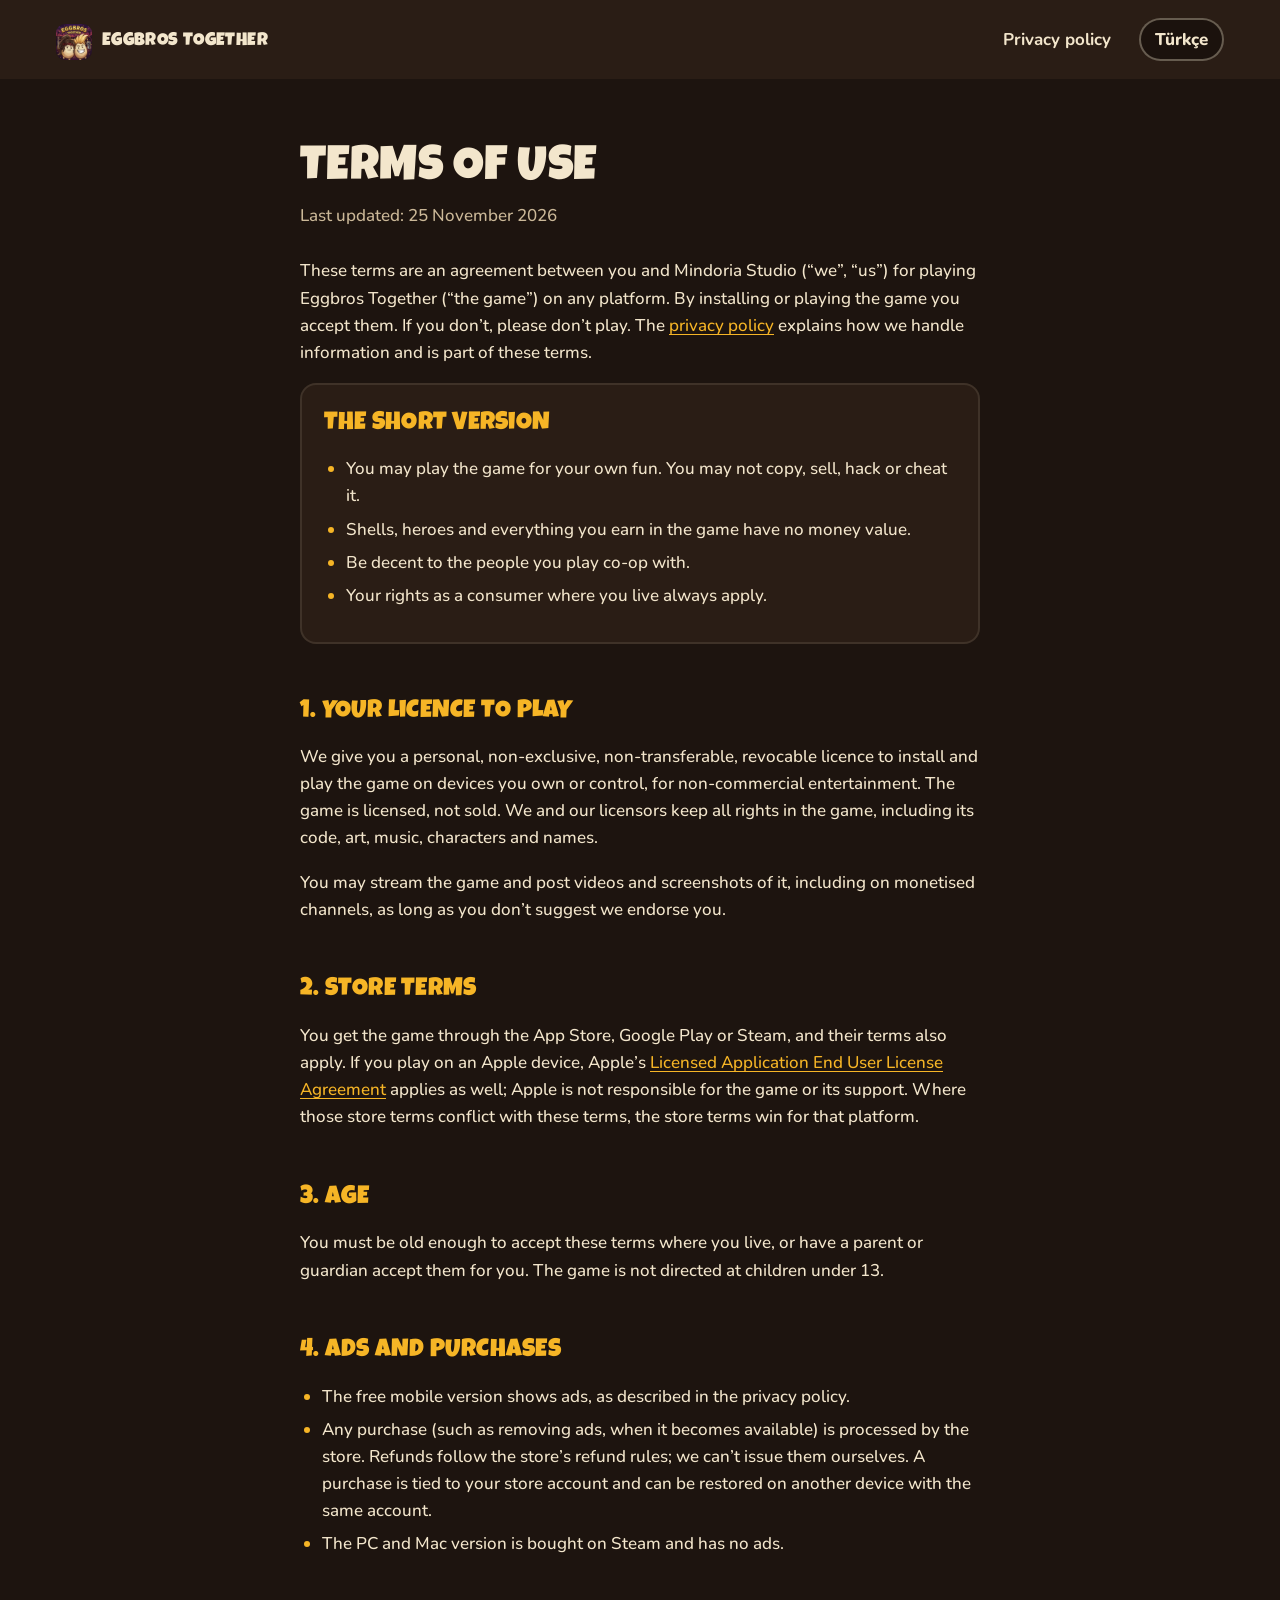
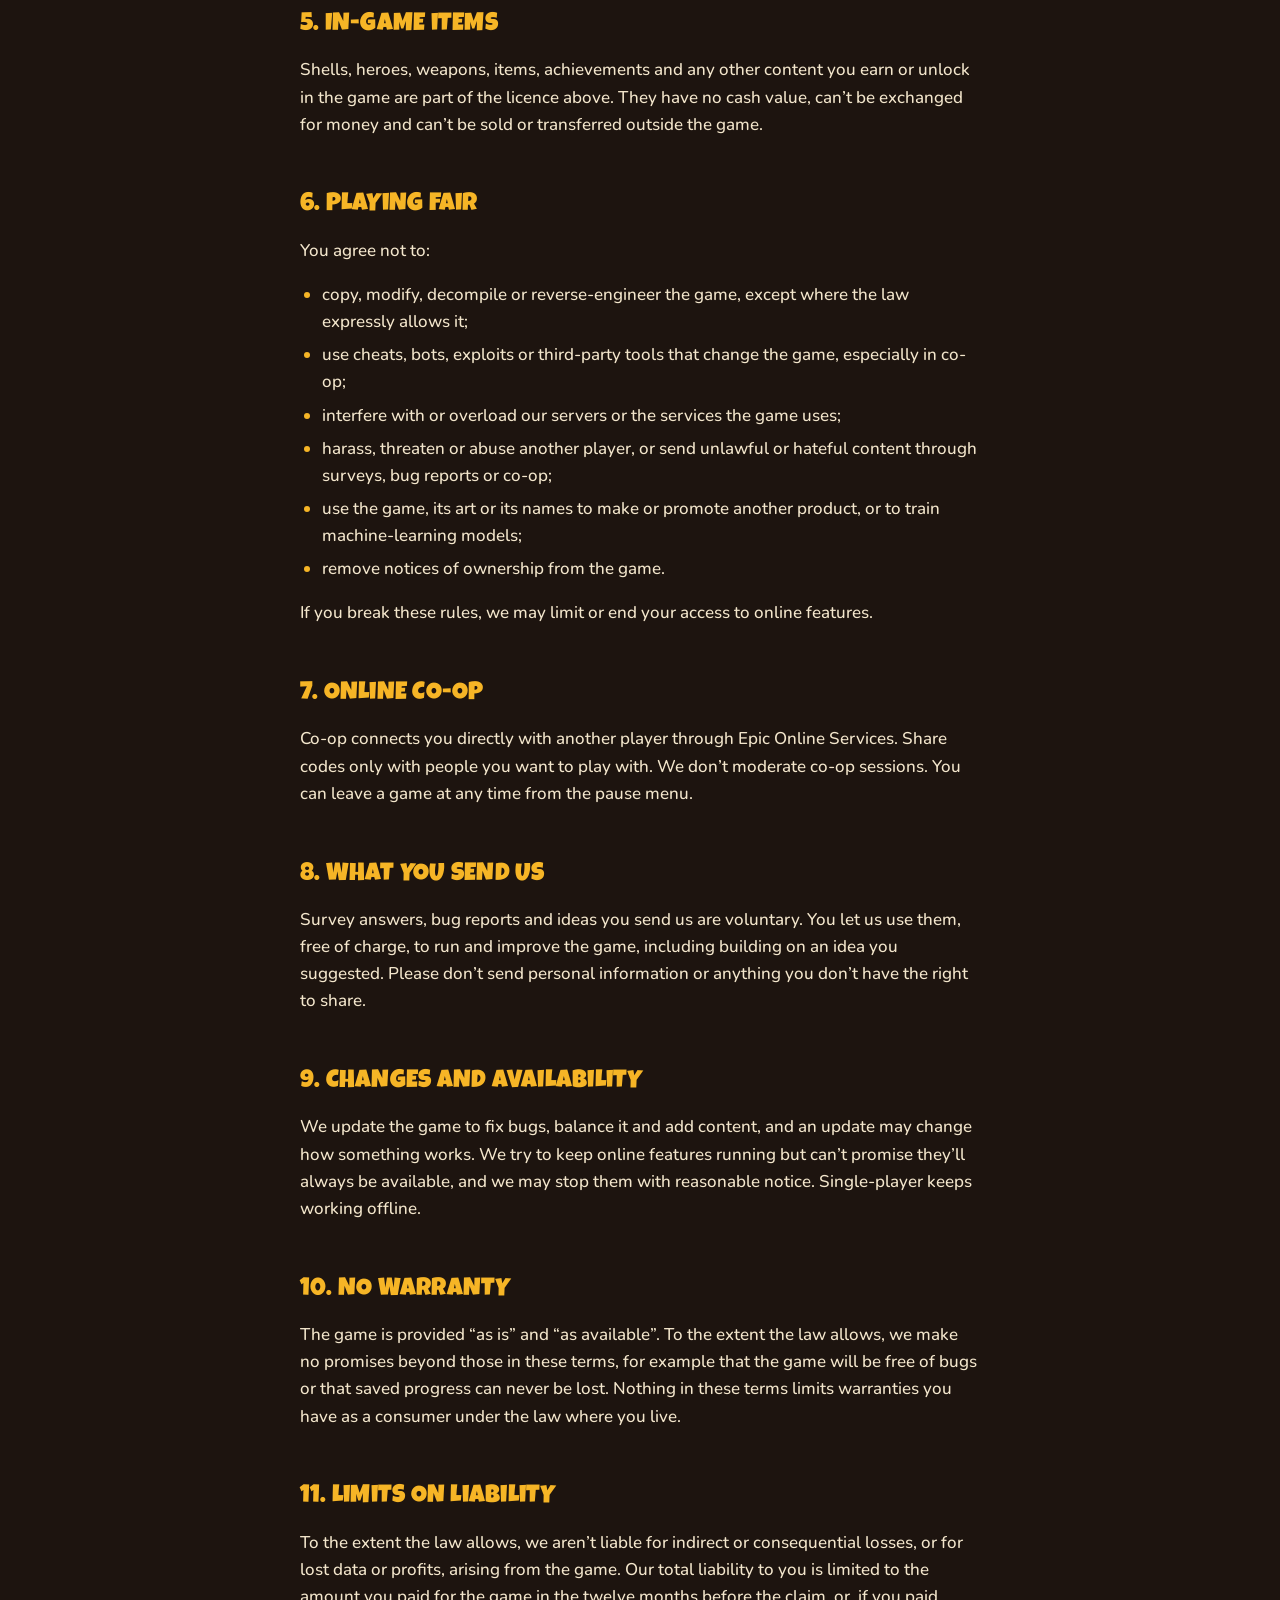
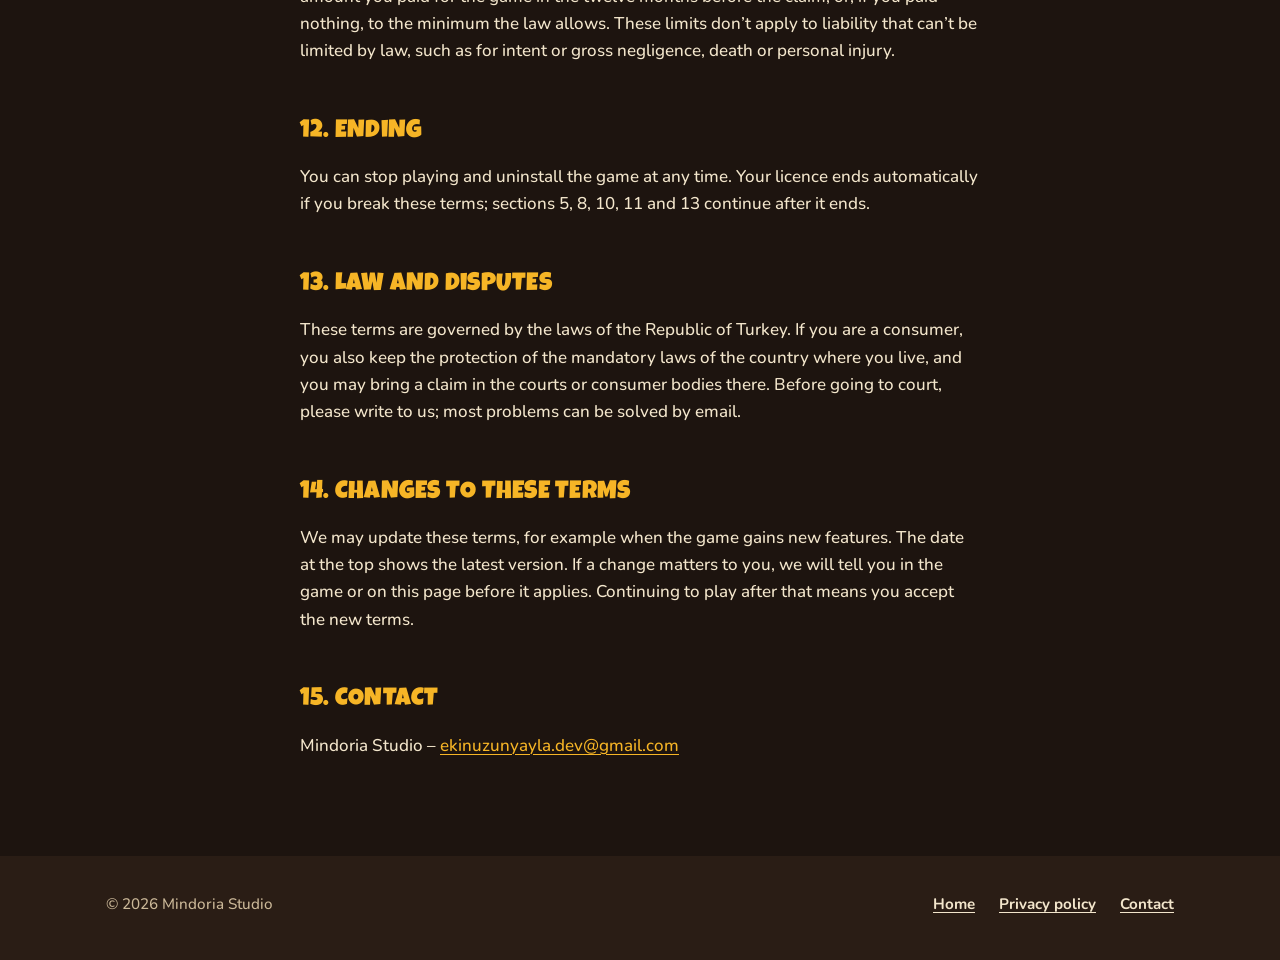
<file: terms/index.html>
<!doctype html>
<html lang="en">
<head>
<meta charset="utf-8">
<meta name="viewport" content="width=device-width, initial-scale=1">
<title>Terms of use – Eggbros Together</title>
<meta name="title-en" content="Terms of use – Eggbros Together">
<meta name="title-tr" content="Kullanım koşulları – Eggbros Together">
<meta name="description" content="The rules for playing Eggbros Together.">
<meta name="theme-color" content="#2a1d15">
<link rel="icon" type="image/png" href="../assets/img/favicon.png">
<link rel="stylesheet" href="../assets/site.css">
<script src="../assets/lang.js"></script>
</head>
<body>
<a class="skip" href="#main"><span lang="en">Skip to content</span><span lang="tr">İçeriğe geç</span></a>
<header class="bar bar--solid">
	<a class="bar__home" href="../"><img src="../assets/img/icon-180.png" alt="" width="36" height="36">Eggbros Together</a>
	<nav>
		<a class="hide-sm" href="../privacy/"><span lang="en">Privacy policy</span><span lang="tr">Gizlilik politikası</span></a>
		<button class="lang" type="button" data-lang-toggle><span lang="en">Türkçe</span><span lang="tr">English</span></button>
	</nav>
</header>

<main id="main">
<!-- ============================ ENGLISH ============================ -->
<article class="legal doc" lang="en">
<h1>Terms of use</h1>
<p class="updated">Last updated: 25 November 2026</p>
<p>These terms are an agreement between you and Mindoria Studio (“we”, “us”) for playing Eggbros Together (“the game”) on any platform. By installing or playing the game you accept them. If you don’t, please don’t play. The <a href="../privacy/">privacy policy</a> explains how we handle information and is part of these terms.</p>

<section class="summary" aria-labelledby="en-sum">
<h2 id="en-sum">The short version</h2>
<ul>
<li>You may play the game for your own fun. You may not copy, sell, hack or cheat it.</li>
<li>Shells, heroes and everything you earn in the game have no money value.</li>
<li>Be decent to the people you play co-op with.</li>
<li>Your rights as a consumer where you live always apply.</li>
</ul>
</section>

<h2>1. Your licence to play</h2>
<p>We give you a personal, non-exclusive, non-transferable, revocable licence to install and play the game on devices you own or control, for non-commercial entertainment. The game is licensed, not sold. We and our licensors keep all rights in the game, including its code, art, music, characters and names.</p>
<p>You may stream the game and post videos and screenshots of it, including on monetised channels, as long as you don’t suggest we endorse you.</p>

<h2>2. Store terms</h2>
<p>You get the game through the App Store, Google Play or Steam, and their terms also apply. If you play on an Apple device, Apple’s <a href="https://www.apple.com/legal/internet-services/itunes/dev/stdeula/">Licensed Application End User License Agreement</a> applies as well; Apple is not responsible for the game or its support. Where those store terms conflict with these terms, the store terms win for that platform.</p>

<h2>3. Age</h2>
<p>You must be old enough to accept these terms where you live, or have a parent or guardian accept them for you. The game is not directed at children under 13.</p>

<h2>4. Ads and purchases</h2>
<ul>
<li>The free mobile version shows ads, as described in the privacy policy.</li>
<li>Any purchase (such as removing ads, when it becomes available) is processed by the store. Refunds follow the store’s refund rules; we can’t issue them ourselves. A purchase is tied to your store account and can be restored on another device with the same account.</li>
<li>The PC and Mac version is bought on Steam and has no ads.</li>
</ul>

<h2>5. In-game items</h2>
<p>Shells, heroes, weapons, items, achievements and any other content you earn or unlock in the game are part of the licence above. They have no cash value, can’t be exchanged for money and can’t be sold or transferred outside the game.</p>

<h2>6. Playing fair</h2>
<p>You agree not to:</p>
<ul>
<li>copy, modify, decompile or reverse-engineer the game, except where the law expressly allows it;</li>
<li>use cheats, bots, exploits or third-party tools that change the game, especially in co-op;</li>
<li>interfere with or overload our servers or the services the game uses;</li>
<li>harass, threaten or abuse another player, or send unlawful or hateful content through surveys, bug reports or co-op;</li>
<li>use the game, its art or its names to make or promote another product, or to train machine-learning models;</li>
<li>remove notices of ownership from the game.</li>
</ul>
<p>If you break these rules, we may limit or end your access to online features.</p>

<h2>7. Online co-op</h2>
<p>Co-op connects you directly with another player through Epic Online Services. Share codes only with people you want to play with. We don’t moderate co-op sessions. You can leave a game at any time from the pause menu.</p>

<h2>8. What you send us</h2>
<p>Survey answers, bug reports and ideas you send us are voluntary. You let us use them, free of charge, to run and improve the game, including building on an idea you suggested. Please don’t send personal information or anything you don’t have the right to share.</p>

<h2>9. Changes and availability</h2>
<p>We update the game to fix bugs, balance it and add content, and an update may change how something works. We try to keep online features running but can’t promise they’ll always be available, and we may stop them with reasonable notice. Single-player keeps working offline.</p>

<h2>10. No warranty</h2>
<p>The game is provided “as is” and “as available”. To the extent the law allows, we make no promises beyond those in these terms, for example that the game will be free of bugs or that saved progress can never be lost. Nothing in these terms limits warranties you have as a consumer under the law where you live.</p>

<h2>11. Limits on liability</h2>
<p>To the extent the law allows, we aren’t liable for indirect or consequential losses, or for lost data or profits, arising from the game. Our total liability to you is limited to the amount you paid for the game in the twelve months before the claim, or, if you paid nothing, to the minimum the law allows. These limits don’t apply to liability that can’t be limited by law, such as for intent or gross negligence, death or personal injury.</p>

<h2>12. Ending</h2>
<p>You can stop playing and uninstall the game at any time. Your licence ends automatically if you break these terms; sections 5, 8, 10, 11 and 13 continue after it ends.</p>

<h2>13. Law and disputes</h2>
<p>These terms are governed by the laws of the Republic of Turkey. If you are a consumer, you also keep the protection of the mandatory laws of the country where you live, and you may bring a claim in the courts or consumer bodies there. Before going to court, please write to us; most problems can be solved by email.</p>

<h2>14. Changes to these terms</h2>
<p>We may update these terms, for example when the game gains new features. The date at the top shows the latest version. If a change matters to you, we will tell you in the game or on this page before it applies. Continuing to play after that means you accept the new terms.</p>

<h2>15. Contact</h2>
<p>Mindoria Studio – <a href="mailto:ekinuzunyayla.dev@gmail.com">ekinuzunyayla.dev@gmail.com</a></p>
</article>

<!-- ============================ TÜRKÇE ============================ -->
<article class="legal doc" lang="tr">
<h1>Kullanım koşulları</h1>
<p class="updated">Son güncelleme: 25 Kasım 2026</p>
<p>Bu koşullar, Eggbros Together’ı (“oyun”) herhangi bir platformda oynamanız için sizinle Mindoria Studio (“biz”) arasındaki sözleşmedir. Oyunu kurarak ya da oynayarak bu koşulları kabul etmiş olursunuz. Kabul etmiyorsanız lütfen oynamayın. Bilgileri nasıl işlediğimizi anlatan <a href="../privacy/">gizlilik politikası</a> bu koşulların parçasıdır.</p>

<section class="summary" aria-labelledby="tr-sum">
<h2 id="tr-sum">Kısaca</h2>
<ul>
<li>Oyunu kendi eğlenceniz için oynayabilirsiniz. Kopyalayamaz, satamaz, kurcalayamaz, hile yapamazsınız.</li>
<li>Kabuklar, kahramanlar ve oyunda kazandığınız her şeyin parasal değeri yoktur.</li>
<li>Co-op oynadığınız kişilere karşı saygılı olun.</li>
<li>Yaşadığınız yerdeki tüketici haklarınız her zaman geçerlidir.</li>
</ul>
</section>

<h2>1. Oynama lisansınız</h2>
<p>Size, sahibi olduğunuz ya da kullandığınız cihazlarda oyunu ticari olmayan eğlence amacıyla kurup oynamanız için kişisel, münhasır olmayan, devredilemez ve geri alınabilir bir lisans veririz. Oyun size satılmaz, lisanslanır. Kodu, görselleri, müziği, karakterleri ve adları dahil oyun üzerindeki bütün haklar bizde ve lisans verenlerimizdedir.</p>
<p>Bizim sizi desteklediğimizi ima etmediğiniz sürece oyunu yayınlayabilir, videolarını ve ekran görüntülerini (para kazanan kanallar dahil) paylaşabilirsiniz.</p>

<h2>2. Mağaza koşulları</h2>
<p>Oyunu App Store, Google Play ya da Steam üzerinden edinirsiniz; onların koşulları da geçerlidir. Apple cihazında oynuyorsanız Apple’ın <a href="https://www.apple.com/legal/internet-services/itunes/dev/stdeula/">Lisanslı Uygulama Son Kullanıcı Lisans Sözleşmesi</a> de geçerlidir; Apple oyundan ya da desteğinden sorumlu değildir. Mağaza koşulları bu koşullarla çelişirse o platform için mağaza koşulları geçerli olur.</p>

<h2>3. Yaş</h2>
<p>Yaşadığınız yerde bu koşulları kabul edebilecek yaşta olmalısınız ya da bir ebeveyniniz veya vasiniz bunları sizin adınıza kabul etmelidir. Oyun 13 yaş altı çocuklara yönelik değildir.</p>

<h2>4. Reklamlar ve satın almalar</h2>
<ul>
<li>Ücretsiz mobil sürüm, gizlilik politikasında anlatıldığı gibi reklam gösterir.</li>
<li>Her satın almayı (ör. kullanıma sunulduğunda reklamları kaldırma) mağaza işler. İadeler mağazanın iade kurallarına tabidir; iadeyi biz yapamayız. Satın alma mağaza hesabınıza bağlıdır ve aynı hesapla başka bir cihazda geri yüklenebilir.</li>
<li>PC ve Mac sürümü Steam’den satın alınır ve reklam içermez.</li>
</ul>

<h2>5. Oyun içi içerik</h2>
<p>Oyunda kazandığınız ya da açtığınız kabuklar, kahramanlar, silahlar, eşyalar, başarımlar ve diğer içerikler yukarıdaki lisansın parçasıdır. Nakit değerleri yoktur, paraya çevrilemez, oyun dışında satılamaz ya da devredilemez.</p>

<h2>6. Adil oyun</h2>
<p>Şunları yapmamayı kabul edersiniz:</p>
<ul>
<li>yasanın açıkça izin verdiği durumlar dışında oyunu kopyalamak, değiştirmek, kaynak koduna dönüştürmek ya da tersine mühendislik yapmak;</li>
<li>özellikle co-op’ta hile, bot, açık ya da oyunu değiştiren üçüncü taraf araçlar kullanmak;</li>
<li>sunucularımızı ya da oyunun kullandığı hizmetleri bozmak veya aşırı yüklemek;</li>
<li>başka bir oyuncuyu taciz etmek, tehdit etmek, ona kötü davranmak ya da anket, hata bildirimi veya co-op üzerinden hukuka aykırı ya da nefret içeren içerik göndermek;</li>
<li>oyunu, görsellerini ya da adlarını başka bir ürün yapmak, tanıtmak ya da yapay zekâ modeli eğitmek için kullanmak;</li>
<li>oyundaki mülkiyet bildirimlerini kaldırmak.</li>
</ul>
<p>Bu kurallara uymazsanız çevrimiçi özelliklere erişiminizi sınırlayabilir ya da sonlandırabiliriz.</p>

<h2>7. Online co-op</h2>
<p>Co-op sizi Epic Online Services üzerinden doğrudan başka bir oyuncuya bağlar. Kodları yalnızca birlikte oynamak istediğiniz kişilerle paylaşın. Co-op oturumlarını denetlemeyiz. Duraklat menüsünden istediğiniz zaman oyundan ayrılabilirsiniz.</p>

<h2>8. Bize gönderdikleriniz</h2>
<p>Anket cevapları, hata bildirimleri ve öneriler isteğe bağlıdır. Bunları oyunu çalıştırmak ve geliştirmek için (önerdiğiniz bir fikri geliştirmek dahil) ücretsiz kullanmamıza izin verirsiniz. Lütfen kişisel bilgi ya da paylaşma hakkınız olmayan bir şey göndermeyin.</p>

<h2>9. Değişiklikler ve erişilebilirlik</h2>
<p>Oyunu hataları düzeltmek, dengelemek ve içerik eklemek için güncelleriz; bir güncelleme bir şeyin işleyişini değiştirebilir. Çevrimiçi özellikleri çalışır tutmaya çalışırız ama her zaman erişilebilir olacaklarını garanti edemeyiz ve makul bir bildirimle kapatabiliriz. Tek oyunculu mod çevrimdışı çalışmaya devam eder.</p>

<h2>10. Garanti</h2>
<p>Oyun “olduğu gibi” ve “erişilebildiği ölçüde” sunulur. Yasanın izin verdiği ölçüde bu koşullardakiler dışında, ör. oyunun hatasız olacağına ya da kayıtlı ilerlemenin hiç kaybolmayacağına dair bir söz vermeyiz. Bu koşullardaki hiçbir şey, yaşadığınız yerin yasalarının tüketici olarak size tanıdığı garantileri sınırlamaz.</p>

<h2>11. Sorumluluğun sınırı</h2>
<p>Yasanın izin verdiği ölçüde oyundan doğan dolaylı zararlardan, veri ya da kâr kaybından sorumlu değiliz. Size karşı toplam sorumluluğumuz, talepten önceki on iki ayda oyun için ödediğiniz tutarla, hiç ödeme yapmadıysanız yasanın izin verdiği en düşük tutarla sınırlıdır. Bu sınırlar, kast ya da ağır kusur, ölüm veya yaralanma gibi yasayla sınırlanamayan sorumluluklara uygulanmaz.</p>

<h2>12. Sona erme</h2>
<p>İstediğiniz zaman oynamayı bırakıp oyunu kaldırabilirsiniz. Bu koşulları ihlal ederseniz lisansınız kendiliğinden sona erer; 5, 8, 10, 11 ve 13. maddeler sona ermeden sonra da geçerlidir.</p>

<h2>13. Uygulanacak hukuk ve uyuşmazlıklar</h2>
<p>Bu koşullara Türkiye Cumhuriyeti hukuku uygulanır. Tüketiciyseniz yaşadığınız ülkenin emredici hükümlerinin koruması da sizindir ve oradaki mahkemelere ya da tüketici kuruluşlarına (Türkiye’de tüketici hakem heyetleri ve tüketici mahkemeleri) başvurabilirsiniz. Mahkemeye gitmeden önce lütfen bize yazın; çoğu sorun e-postayla çözülür.</p>

<h2>14. Bu koşullardaki değişiklikler</h2>
<p>Bu koşulları, ör. oyuna yeni özellikler geldiğinde güncelleyebiliriz. En üstteki tarih son sürümü gösterir. Sizi etkileyen bir değişikliği yürürlüğe girmeden önce oyunda ya da bu sayfada bildiririz. Sonrasında oynamaya devam etmeniz yeni koşulları kabul ettiğiniz anlamına gelir.</p>

<h2>15. İletişim</h2>
<p>Mindoria Studio – <a href="mailto:ekinuzunyayla.dev@gmail.com">ekinuzunyayla.dev@gmail.com</a></p>
</article>
</main>

<footer class="foot">
	<div class="wrap foot__row">
		<p>© 2026 Mindoria Studio</p>
		<nav aria-label="Legal">
			<a href="../"><span lang="en">Home</span><span lang="tr">Ana sayfa</span></a>
			<a href="../privacy/"><span lang="en">Privacy policy</span><span lang="tr">Gizlilik politikası</span></a>
			<a href="mailto:ekinuzunyayla.dev@gmail.com"><span lang="en">Contact</span><span lang="tr">İletişim</span></a>
		</nav>
	</div>
</footer>
</body>
</html>
</file>
<file: assets/site.css>
/* Eggbros Together site. Colours and type follow the game's own UI kit:
   warm night-brown panels, eggshell text, yolk gold from the logo, ember from the "Together" plaque. */
@font-face {
	font-family: "Luckiest Guy";
	src: url("fonts/LuckiestGuy-Regular.ttf") format("truetype");
	font-display: swap;
}
@font-face {
	font-family: "Nunito";
	src: url("fonts/Nunito-Variable.ttf") format("truetype");
	font-weight: 200 1000;
	font-display: swap;
}

:root {
	--soil: #1d140f;
	--bark: #2a1d15;
	--bark-2: #3a2a1f;
	--shell: #f3e6cc;
	--shell-dim: #cbb898;
	--yolk: #f6b526;
	--yolk-deep: #c9850f;
	--ember: #d8521d;
	--sky: #5e1712;
	--display: "Luckiest Guy", "Arial Black", sans-serif;
	--body: "Nunito", system-ui, -apple-system, "Segoe UI", sans-serif;
	--measure: 68ch;
	--gutter: clamp(20px, 5vw, 56px);
}

* { box-sizing: border-box; }
html { -webkit-text-size-adjust: 100%; scroll-behavior: smooth; }
@media (prefers-reduced-motion: reduce) { html { scroll-behavior: auto; } }
body {
	margin: 0;
	background: var(--soil);
	color: var(--shell);
	font-family: var(--body);
	font-size: 1.0625rem;
	line-height: 1.6;
	font-weight: 500;
}
img { max-width: 100%; height: auto; display: block; }
a { color: var(--yolk); text-underline-offset: 0.18em; text-decoration-thickness: 1px; }
a:hover { color: #ffd166; }
:focus-visible { outline: 3px solid var(--yolk); outline-offset: 3px; border-radius: 4px; }

/* Language: English shows unless the page says Turkish. Without script, English. */
html:not([data-lang="tr"]) [lang="tr"]:not(html) { display: none !important; }
html[data-lang="tr"] [lang="en"]:not(html) { display: none !important; }

.skip { position: absolute; left: -9999px; }
.skip:focus { left: 12px; top: 12px; z-index: 10; background: var(--yolk); color: var(--soil); padding: 8px 14px; }

/* Top bar */
.bar {
	position: absolute; inset: 0 0 auto 0; z-index: 5;
	display: flex; align-items: center; justify-content: space-between;
	padding: 18px var(--gutter);
}
.bar--solid { position: static; background: var(--bark); border-bottom: 2px solid #0000004d; }
.bar__home { display: flex; align-items: center; gap: 10px; color: var(--shell); text-decoration: none; font-family: var(--display); font-size: 1.15rem; letter-spacing: 0.02em; padding-top: 4px; }
.bar__home img { width: 36px; height: 36px; border-radius: 9px; }
.bar nav { display: flex; align-items: center; gap: clamp(12px, 3vw, 28px); font-weight: 700; }
.bar nav a { color: var(--shell); text-decoration: none; }
.bar nav a:hover { color: var(--yolk); }
.lang {
	font: inherit; font-weight: 800; color: var(--shell); cursor: pointer;
	background: #00000059; border: 2px solid #f3e6cc59; border-radius: 999px;
	padding: 6px 14px; min-height: 40px;
}
.lang:hover { border-color: var(--yolk); }
@media (max-width: 640px) { .bar nav .hide-sm { display: none; } }

/* Hero: the four heroes on the cliff, looking down the road at the burning capital */
.hero {
	position: relative; min-height: min(96vh, 940px);
	display: grid; align-items: start; text-align: center;
	background: var(--soil) url("img/oath.jpg") center bottom / cover no-repeat;
	isolation: isolate;
}
.hero::after {
	content: ""; position: absolute; inset: 0; z-index: -1;
	background:
		radial-gradient(ellipse 60% 46% at 50% 26%, #1d140fb3 0%, #1d140f00 100%),
		linear-gradient(180deg, #1d140fcc 0%, #1d140f00 50%, #1d140f00 86%, var(--soil) 100%);
}
.hero__inner { padding: clamp(84px, 11vh, 120px) var(--gutter) 0; max-width: 1180px; width: 100%; margin: 0 auto; display: flex; flex-direction: column; align-items: center; }
.hero__logo { width: min(520px, 84vw); height: auto; filter: drop-shadow(0 6px 18px #000a); }
.hero__pitch { font-size: clamp(1.1rem, 2.2vw, 1.4rem); font-weight: 700; max-width: 38ch; margin: 14px 0 24px; text-shadow: 0 2px 12px #000, 0 0 2px #000; }

/* Store buttons: chunky like the game's own buttons (flat face, darker lip underneath) */
.stores { display: flex; flex-wrap: wrap; gap: 12px; justify-content: center; text-align: left; }
.store {
	display: inline-flex; flex-direction: column; justify-content: center;
	min-width: 196px; min-height: 64px; padding: 10px 20px 12px;
	border-radius: 14px; text-decoration: none; line-height: 1.15;
	background: var(--bark-2); color: var(--shell);
	box-shadow: 0 5px 0 #120c08, 0 10px 24px #0007;
	border: 2px solid #f3e6cc26;
}
.store small { font-weight: 700; font-size: 0.8rem; color: var(--shell-dim); }
.store strong { font-family: var(--display); font-weight: 400; font-size: 1.3rem; letter-spacing: 0.02em; padding-top: 3px; }
.store--live { background: var(--yolk); color: #2b1a05; border-color: #ffe08a; box-shadow: 0 5px 0 var(--yolk-deep), 0 10px 24px #0007; }
.store--live small { color: #5a3a08; }
a.store:hover { transform: translateY(-1px); color: inherit; }
a.store:active { transform: translateY(4px); box-shadow: 0 1px 0 var(--yolk-deep); }
@media (prefers-reduced-motion: reduce) { a.store:hover, a.store:active { transform: none; } }

/* Section scaffolding */
.wrap { max-width: 1180px; margin: 0 auto; padding: 0 var(--gutter); }
.h2 { font-family: var(--display); font-weight: 400; font-size: clamp(2rem, 4.4vw, 3.1rem); line-height: 1.02; letter-spacing: 0.01em; margin: 0 0 16px; color: var(--shell); }
.lede { font-size: 1.15rem; max-width: 56ch; color: var(--shell-dim); margin: 0; }

/* Story band */
.story { padding: clamp(40px, 7vw, 90px) 0 clamp(40px, 6vw, 72px); }
.story__grid { display: grid; grid-template-columns: 1.1fr 1fr; gap: clamp(24px, 5vw, 64px); align-items: center; }
.story__art { border-radius: 20px; overflow: hidden; box-shadow: 0 0 0 4px var(--bark-2), 0 24px 50px #000a; transform: rotate(-1.2deg); }
.story p { max-width: 46ch; }
@media (max-width: 820px) { .story__grid { grid-template-columns: 1fr; } .story__art { transform: none; } }

/* The road: a run, step by step, along a dashed trail */
.road { padding: clamp(40px, 7vw, 90px) 0; }
.road__head { margin-bottom: clamp(32px, 5vw, 56px); }
.road ol { list-style: none; margin: 0; padding: 0; position: relative; }
.road ol::before {
	content: ""; position: absolute; top: 28px; bottom: 28px; left: 27px; width: 4px;
	background: repeating-linear-gradient(180deg, var(--yolk) 0 14px, transparent 14px 26px);
	opacity: 0.55;
}
.step { position: relative; display: grid; grid-template-columns: 58px 1fr; gap: 0 clamp(18px, 3vw, 36px); padding-bottom: clamp(40px, 6vw, 72px); }
.step:last-child { padding-bottom: 0; }
.step__mark {
	width: 58px; height: 70px; display: grid; place-items: center; padding-top: 8px;
	background: var(--shell); color: #3b2414;
	border-radius: 50% 50% 50% 50% / 58% 58% 42% 42%;
	box-shadow: inset -5px -6px 0 #d9c4a0, 0 4px 0 #0006;
	font-family: var(--display); font-size: 1.55rem; position: relative; z-index: 1;
}
.step--boss .step__mark { background: var(--ember); color: #fff3df; box-shadow: inset -5px -6px 0 #a43812, 0 4px 0 #0006; }
.step__body { display: grid; grid-template-columns: minmax(0, 0.9fr) minmax(0, 1.25fr); gap: clamp(18px, 4vw, 48px); align-items: start; }
.step h3 { font-family: var(--display); font-weight: 400; font-size: clamp(1.5rem, 2.8vw, 2rem); line-height: 1.05; margin: 14px 0 10px; letter-spacing: 0.01em; }
.step p { margin: 0 0 10px; max-width: 44ch; color: var(--shell-dim); }
.step p strong { color: var(--shell); }
.shot { margin: 0; border-radius: 14px; overflow: hidden; background: var(--bark); box-shadow: 0 0 0 3px var(--bark-2), 0 18px 40px #0009; }
.shot img { width: 100%; height: auto; aspect-ratio: 16 / 9; object-fit: cover; }
@media (max-width: 820px) {
	.step__body { grid-template-columns: 1fr; }
	.road ol::before { left: 21px; }
	.step { grid-template-columns: 46px 1fr; }
	.step__mark { width: 46px; height: 56px; font-size: 1.25rem; }
}

/* Co-op: the one wide moment */
.coop { position: relative; margin: clamp(30px, 6vw, 70px) 0 0; padding: clamp(64px, 10vw, 130px) 0; background: linear-gradient(180deg, var(--soil), var(--sky) 55%, var(--soil)); overflow: hidden; }
.coop__grid { display: grid; grid-template-columns: 1fr 1.2fr; gap: clamp(24px, 5vw, 64px); align-items: center; }
.coop ul { margin: 18px 0 0; padding: 0; list-style: none; }
.coop li { padding: 10px 0 10px 34px; position: relative; border-top: 1px solid #f3e6cc1f; }
.coop li::before { content: ""; position: absolute; left: 4px; top: 17px; width: 14px; height: 17px; background: var(--yolk); border-radius: 50% 50% 50% 50% / 60% 60% 40% 40%; }
.coop .shot { transform: rotate(1.2deg); }
@media (max-width: 820px) { .coop__grid { grid-template-columns: 1fr; } .coop .shot { transform: none; } }

/* Help */
.help { padding: clamp(56px, 9vw, 110px) 0; }
.help__grid { display: grid; grid-template-columns: 1fr 1.4fr; gap: clamp(24px, 5vw, 72px); }
.help details { border-top: 1px solid #f3e6cc26; padding: 4px 0; }
.help details:last-of-type { border-bottom: 1px solid #f3e6cc26; }
.help summary { cursor: pointer; font-weight: 800; padding: 14px 0; list-style: none; display: flex; justify-content: space-between; gap: 16px; }
.help summary::-webkit-details-marker { display: none; }
.help summary::after { content: "+"; font-family: var(--display); color: var(--yolk); font-size: 1.4rem; line-height: 1; }
.help details[open] summary::after { content: "–"; }
.help details p { margin: 0 0 16px; color: var(--shell-dim); max-width: 60ch; }
.mail { display: inline-block; margin-top: 18px; font-weight: 800; font-size: 1.1rem; }
@media (max-width: 820px) { .help__grid { grid-template-columns: 1fr; } }

/* Footer */
.foot { background: var(--bark); padding: 36px 0 44px; font-size: 0.95rem; color: var(--shell-dim); }
.foot__row { display: flex; flex-wrap: wrap; gap: 14px 28px; align-items: center; justify-content: space-between; }
.foot nav { display: flex; flex-wrap: wrap; gap: 10px 24px; font-weight: 700; }
.foot nav a { color: var(--shell); }
.foot p { margin: 0; }

/* Legal pages */
.legal { max-width: calc(var(--measure) + 2 * var(--gutter)); margin: 0 auto; padding: clamp(36px, 6vw, 64px) var(--gutter) 80px; }
.legal h1 { font-family: var(--display); font-weight: 400; font-size: clamp(2.1rem, 5vw, 3rem); line-height: 1.02; margin: 0 0 8px; letter-spacing: 0.01em; }
.legal .updated { color: var(--shell-dim); margin: 0 0 28px; }
.legal h2 { font-family: var(--display); font-weight: 400; font-size: 1.55rem; letter-spacing: 0.01em; margin: 2.2em 0 0.5em; line-height: 1.1; color: var(--yolk); scroll-margin-top: 20px; }
.legal h3 { font-size: 1.1rem; font-weight: 800; margin: 1.6em 0 0.4em; }
.legal ul { padding-left: 1.3em; }
.legal li { margin: 0.35em 0; }
.legal li::marker { color: var(--yolk); }
.summary { background: var(--bark); border-radius: 16px; padding: 18px 24px; box-shadow: inset 0 0 0 2px #f3e6cc1a; }
.summary h2 { margin-top: 0.4em; }
.toc { display: flex; flex-wrap: wrap; gap: 8px 16px; font-weight: 700; font-size: 0.95rem; margin: 0 0 8px; padding: 0; list-style: none; }
.legal table { width: 100%; border-collapse: collapse; font-size: 0.95rem; margin: 12px 0; }
.legal th, .legal td { text-align: left; vertical-align: top; padding: 10px 12px 10px 0; border-bottom: 1px solid #f3e6cc1f; }
.legal th { color: var(--shell); font-weight: 800; }
.legal td { color: var(--shell-dim); }
@media (max-width: 640px) { .legal table, .legal thead, .legal tbody, .legal tr, .legal th, .legal td { display: block; } .legal thead { display: none; } .legal td:first-child { color: var(--shell); font-weight: 800; padding-bottom: 0; border: 0; } }

@media (max-width: 640px) {
	.hero { min-height: 0; background-size: auto 100%; background-position: 46% bottom; }
	.hero__inner { padding-bottom: 46vw; }
	.store { min-width: 0; flex: 1 1 100%; }
}
</file>
